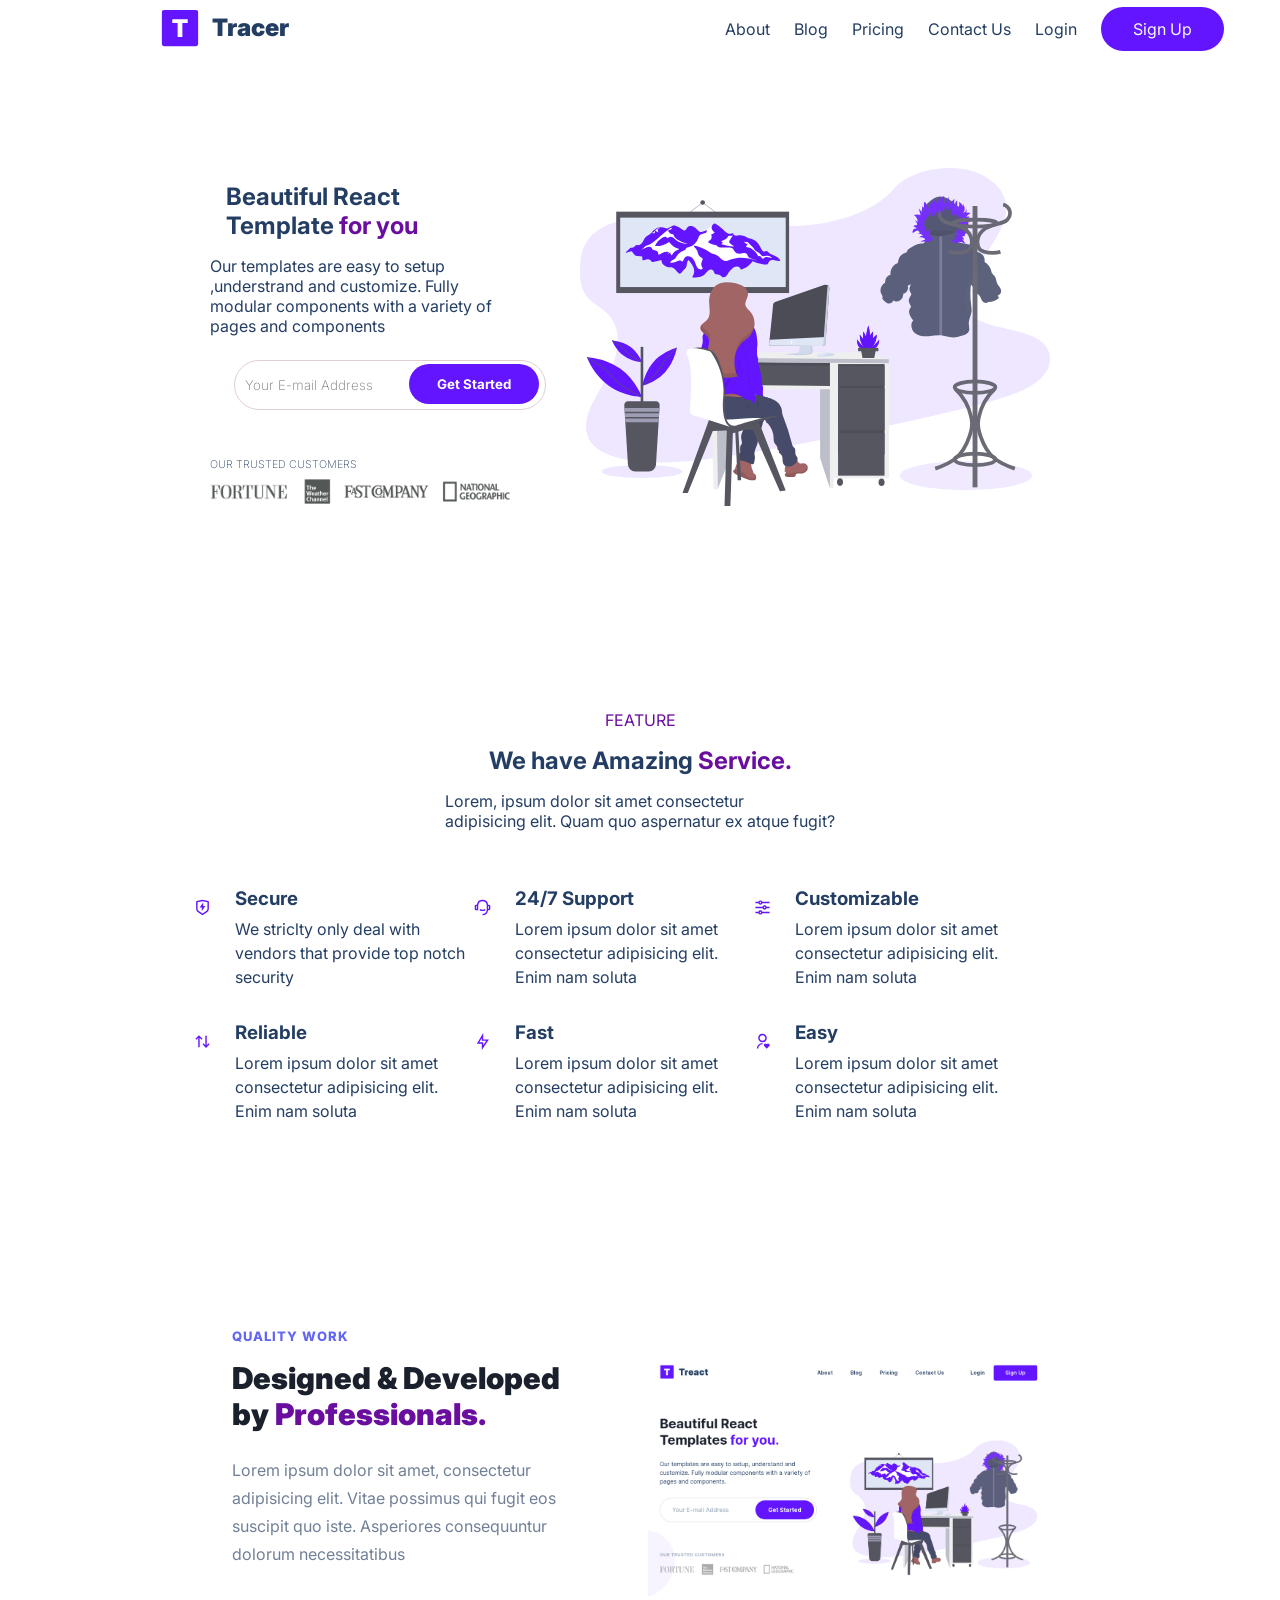
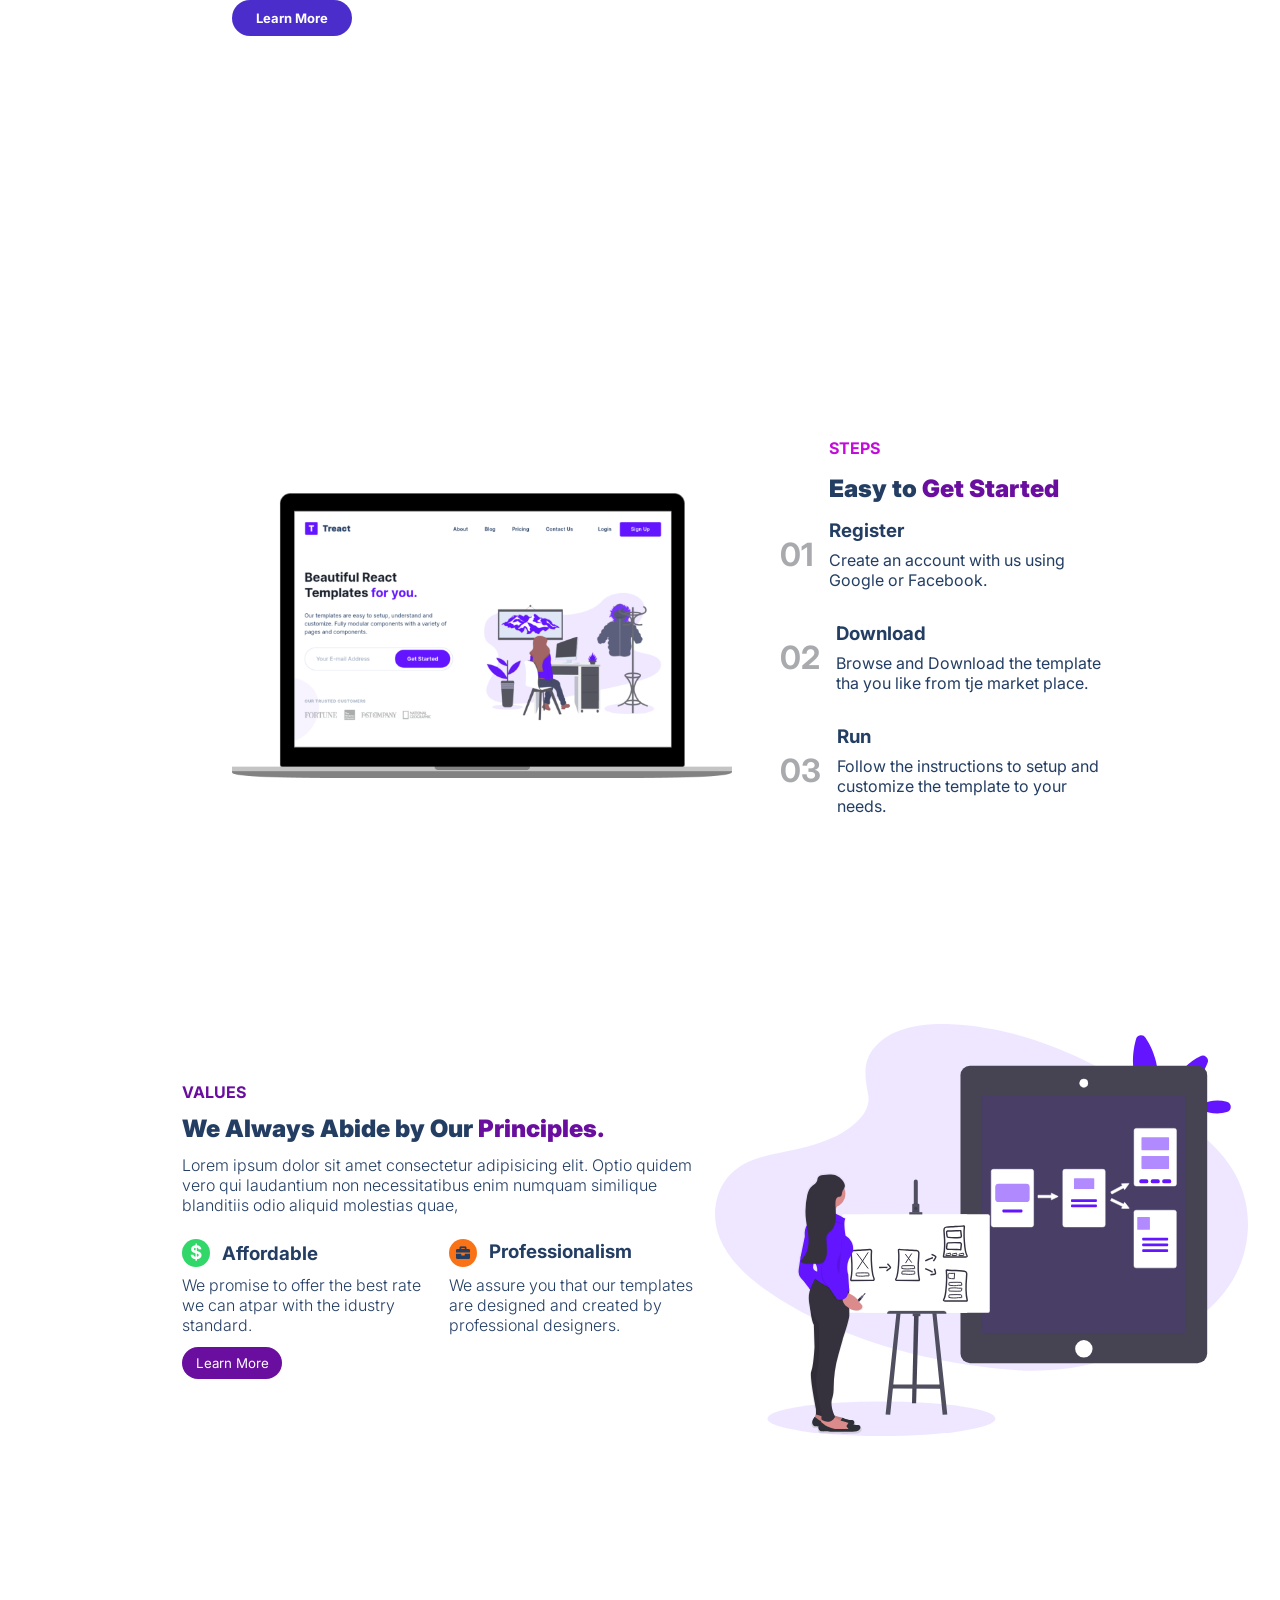
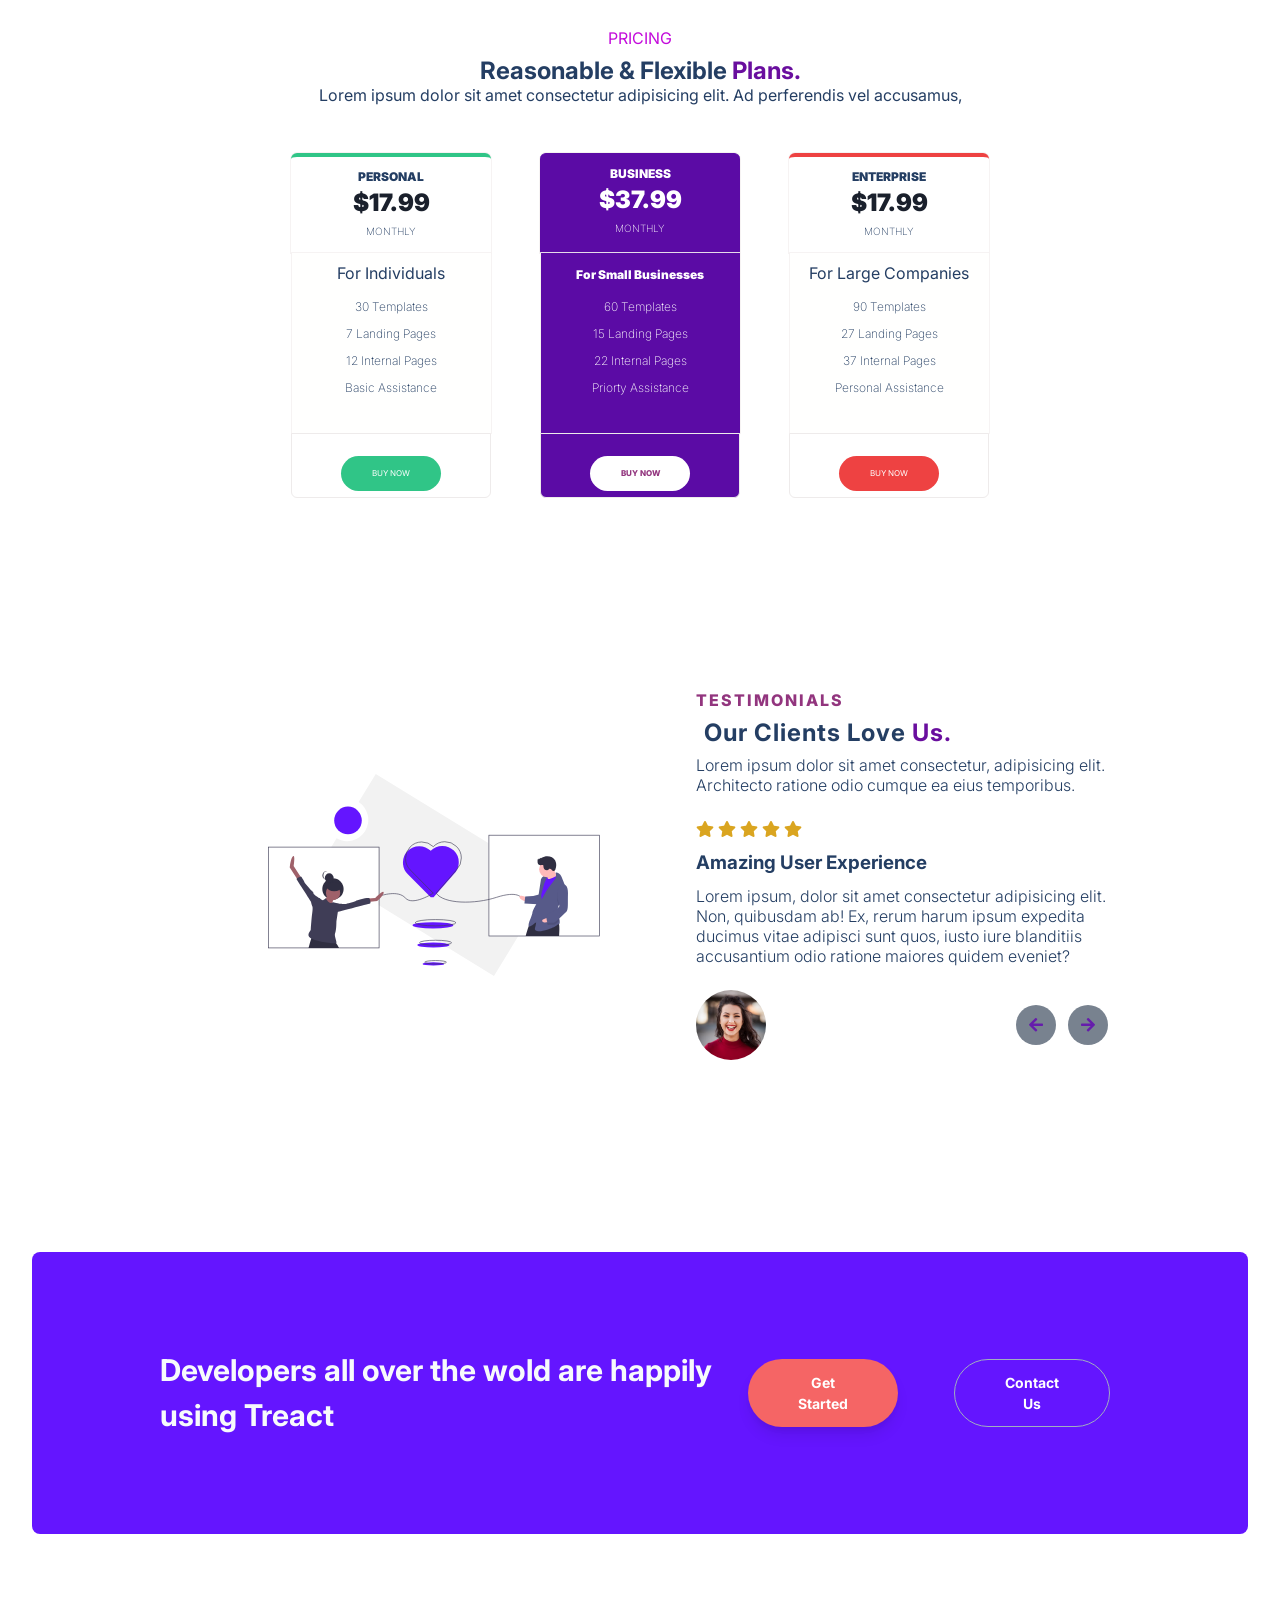
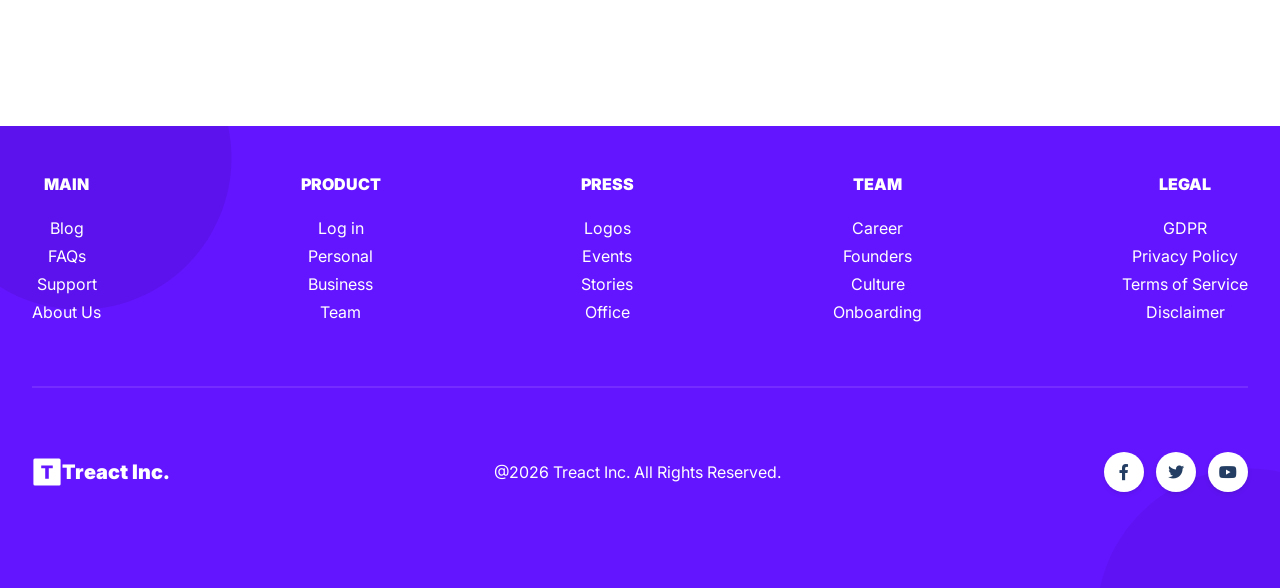
<file: treact-final-project/index.html>
<!DOCTYPE html>
<html lang="en">

<head>
    <meta charset="UTF-8">
    <meta http-equiv="X-UA-Compatible" content="IE=edge">
    <meta name="viewport" content="width=device-width, initial-scale=1.0">
    <title>Document</title>
    <link rel="stylesheet" href="style.css">
    <link rel="stylesheet" href="https://pro.fontawesome.com/releases/v5.10.0/css/all.css"
        integrity="sha384-AYmEC3Yw5cVb3ZcuHtOA93w35dYTsvhLPVnYs9eStHfGJvOvKxVfELGroGkvsg+p" crossorigin="anonymous" />
    <script src="script.js"></script>
</head>

<body>
    <section id="landing">
        <nav>
            <div class="row nav__row">
                <div class="nav__logo">
                <img  src="./assets/logo.2c489fc453a1783cbadacf914efa3df6.svg" alt="">
               <div class="nav__logo--title">Tracer</div> 
                </div>
                <div class="nav__links">
                <ul>
                   <li><a class="link">About</a></li> 
                    <li><a class="link">Blog</a></li>
                   <li> <a class="link">Pricing</a></li>
                    <li><a class="link">Contact Us</a></li>
                   <li><a class="link">Login</a></li> 
                   <li><a class="link modal__link--primary">Sign Up</a></li> 
                </ul>
                </div>
                <button class="btn__menu" onclick="openMenu()">
                    <svg xmlns="http://www.w3.org/2000/svg" width="24" height="24" viewBox="0 0 24 24" fill="none"
                        stroke="currentColor" stroke-width="2" stroke-linecap="round" stroke-linejoin="round"
                        class="btn__menu--svg">
                        <line x1="3" y1="12" x2="21" y2="12"></line>
                        <line x1="3" y1="6" x2="21" y2="6"></line>
                        <line x1="3" y1="18" x2="21" y2="18"></line>
                    </svg>
                </button>
            </div>    
            
        </nav>
        <div class="modal">
            <button class="btn__menu btn__menu--close" onclick="closeMenu()">
                <svg xmlns="http://www.w3.org/2000/svg" width="24" height="24" viewBox="0 0 24 24" fill="none"
                    stroke="currentColor" stroke-width="2" stroke-linecap="round" stroke-linejoin="round"
                    class="light___StyledCloseIcon-lj69nl-14 fASujC">
                    <line x1="18" y1="6" x2="6" y2="18"></line>
                    <line x1="6" y1="6" x2="18" y2="18"></line>
                </svg>
            </button>
            <div class="modal__links">
                <a class="modal__link">About</a>
                <a class="modal__link">Blog</a>
                <a class="modal__link">Pricing</a>
                <a class="modal__link">Contact Us</a>
                <a class="modal__link">Login</a>
                <a class="modal__link modal__link--primary">Sign Up</a>
            </div>
        </div>
    </section>
    <section id="header">
        <header>
            <div class="container">
                <div class="row">
                   <div class="headers">
                        <div class="header__title">
                            <h1 class="Hero__header">Beautiful React 
                            Template <span class="purple">for you</span></h1>
                            <p class="header__para">Our templates are easy to setup
                                ,understrand and customize.
                                Fully modular components with 
                                a variety of pages and components
                            </p>
                            
                            <div class="group__form">

                           
                            <input class="header__input " type="email" placeholder="Your E-mail Address">
                            <button class="hero__btn">Get Started</button>
                            </div>
                        
                        <div class="hero__footer">
                            <h6 class="hero__footer--para">OUR TRUSTED CUSTOMERS</h6>
                            <img src="./assets/customers-logo-strip.680ac7c2e8ae28161d2c.png" alt="">
                        </div>
                        </div>
                        <div class="hero__img">
                            <img src="./assets/design-illustration-2.6da6a00b20c07c4a9b65d1870679e1b8.svg" alt="">
                        </div>
                    </div>
            </div>
        </header>
   </section>
    <main>
        <section id="features">
            <div class="container">
                <div class="row__narrow">
                    <div class="feature__header">
                        <p><span class="purple">FEATURE</span> </p>

                        <h1 class="feature__title">
                             We have Amazing <span class="purple">Service.</span> 
                        </h1>
                        <p class="feature__para">Lorem, ipsum dolor sit amet consectetur <br> adipisicing elit. Quam quo aspernatur ex atque fugit? </p>
                    </div>
                    <div class="features">
                        
                        <div class="feature">
                            <div class="icon__wraper">
                                <img src="./assets/shield-icon.daefe14b320b14fbd9cbd18908ac93ec.svg" alt="" class="icon">
                            </div>
                            <div class="text__wraper">
                                 <h3>Secure</h3>
                                  <p>We striclty only deal with vendors that provide top notch security</p>
                            </div>
                                
                            
                        </div>
                        <div class="feature">
                            <div class="icon__wraper">
                                <img src="./assets/support-icon.f9253ffa8cb6ffde5bbaa05eb5136375.svg">
                            </div>
                            <div class="text__wraper">
                                 <h3>24/7 Support</h3>
                                  <p>Lorem ipsum dolor sit amet consectetur adipisicing elit. Enim nam soluta </p>
                            </div>
                                
                            
                        </div>
                        <div class="feature">
                            <div class="icon__wraper">
                                <img src="./assets/customize-icon.367468c90fd796009b97fbfba67b2c6a.svg">
                            </div>
                            <div class="text__wraper">
                               <h3>Customizable</h3>
                            <p>Lorem ipsum dolor sit amet consectetur adipisicing elit. Enim nam soluta </p>
                            </div>
                           
                            
                        </div>
                        <div class="feature">
                            <div class="icon__wraper">
                                <img src="./assets/reliable-icon.1367510a8f0a1bec76dc425d25f92f43.svg">
                            </div>
                            <div class="text__wraper">
                               <h3>Reliable</h3>
                            <p>Lorem ipsum dolor sit amet consectetur adipisicing elit. Enim nam soluta </p>
                            </div>
                            
                            
                        </div>
                        <div class="feature">
                            <div class="icon__wraper">
                                 <img src="./assets/fast-icon.dbb971a73d4805d2fc3bcdacdb55beba.svg">
                            </div>
                           <div class="text__wraper">
                               <h3>Fast</h3>
                            <p>Lorem ipsum dolor sit amet consectetur adipisicing elit. Enim nam soluta </p>
                           </div>
                     </div>
                        <div class="feature">
                            <div class="icon__wraper">
                                  <img src="./assets/simple-icon.673b7e1750b2a4ef32907fc164828d00.svg">
                            </div>
                           <div class="text__wraper">
                                <h3>Easy</h3>
                            <p>Lorem ipsum dolor sit amet consectetur adipisicing elit. Enim nam soluta </p>
                           </div>
                           
                            
                        </div>
                    </div>
                </div>
            </div>
        </section>
        <section id="quality">
            <div class="container">
                <div class="row">
                <div class="qualities">
                <div class="column__left">
                    <span class="badge">QUALITY WORK</span>
                    <h1 class="main__title">Designed & Developed by <span class="purple">Professionals.</span></h1>
                    <p class="quality__para">
                        Lorem ipsum dolor sit amet, consectetur adipisicing elit. Vitae possimus qui fugit eos suscipit quo iste. Asperiores consequuntur dolorum necessitatibus 
                    </p>
                    <button class="qlty__btn">Learn More</button>
                </div>

                <div class="column__right">
                    <img src="./assets/hero-screenshot-1.40a097b525c2f8c9808e.png" alt="">
                </div>
                </div>
                </div>
            </div>
        </section>
        <section id="steps">
            <div class="container">
                <div class="row">
                    <div class="steps">
                     <div class="step">
                        <img src="./assets/hero-screenshot-2.241aac1fbc66db29d873.png" alt="">
                     </div>
                       <div class="step__lists">
                    
                     <div class="step__title">
                         <span class="step__intro">STEPS</span>
                        <h1>Easy to <span class="purple">Get Started</span></h1>
                    </div>
                    <div class="step__list">
                   <div class="step__order">01</div>
                    <div class="step__content">
                        <h3>Register</h3>
                         <p>Create an account with us using Google or Facebook.</p>
                    </div>
                    </div>
                    <div class="step__list">
                   <div class="step__order">02</div>
                    <div class="step__content">
                        <h3>Download</h3>
                         <p>Browse and Download the template tha you like from tje market place.</p>
                    </div>
                    </div>
                    <div class="step__list">
                   <div class="step__order">03</div>
                    <div class="step__content">
                        <h3>Run</h3>
                        <p>Follow the instructions to setup and customize the template to your needs.</p>
                    </div>
                    </div>
                       </div>
                </div>
                </div>
            </div>
        </section>
        <section id="values">
            <div class="container">
                <div class="row">
                    <div class="values">
                        <div class="value__content">
                            <span class="value__intro">
                                VALUES
                            </span>
                            <h1 class="value__title">
                                We Always Abide by Our <span class="purple">Principles.</span>
                            </h1>
                            <p>Lorem ipsum dolor sit amet consectetur adipisicing elit. Optio quidem vero qui laudantium non necessitatibus enim numquam similique blanditiis odio aliquid molestias quae,</p>
                            <div class="affordprof">
                            <div class="Afordable__type">
                                <h3><span class="iconss">$</span> Affordable</h3>
                                <p>We promise to offer the best rate we can atpar with the idustry standard.</p>
                            </div>
                            <div class="Afordable__type">
                              <h3><span class="iconbrif"><i class="fas fa-briefcase fa-xs"></i></span> Professionalism</h3>
                                <p>We assure you that our templates are designed and created by professional designers.</p> 
                            </div>
                            </div>
                           <div class="value__btn">
                            <button class="btn__values">Learn More</button>
                           </div>
                        </div>
                        <div class="value__img">
                            <img src="./assets/prototype-illustration.21bc4b3f612a2f257c3d361067582485.svg" alt="">
                        </div>
                    </div>
                </div>
            </div>
        </section>
        <section id="pricing">
            <div class="container">
                <div class="row">
                   
                        <div class="price__content">
                        <span class="price__intro">PRICING</span>
                        <h1 class="price__title">
                            Reasonable & Flexible <span class="purple">Plans.</span>
                        </h1>
                        <p class="price__para">
                            Lorem ipsum dolor sit amet consectetur adipisicing elit. Ad perferendis vel accusamus, 
                        </p>
                        </div>
                        <div class="plans">
                            <div class="plan">
                            <div class="personal">
                                <div class="prsonal__type">PERSONAL</div>
                                <div class="price">$17.99</div>
                                <div class="month">MONTHLY</div>
                                </div>
                                <div class="idividual"><span class="ind__title">For Individuals</span>
                            <ul>
                                <li>30 Templates</li>
                                <li>7 Landing Pages</li>
                                <li>12 Internal Pages</li>
                                <li>Basic Assistance</li>
                            </ul>  
                            </div>
                            <div class="buy__btn ">
                                <button class="buy__now--btn">BUY NOW</button>
                            </div>   
                         
                        </div>
                        
                            <div class="plan">
                            <div class="personal business--plan">
                                <div class="prsonal__type"><span class="business__lists">BUSINESS</span></div>
                                <div class="price"><span class="business__lists">$37.99</span> </div>
                                <div class="month"><span class="business__lists">MONTHLY</span></div>
                                </div>
                                <div class="idividual for__business "> <span class="indv__title">For Small Businesses</span> 
                            <ul>
                                <li>60 Templates</li>
                                <li>15 Landing Pages</li>
                                <li>22 Internal Pages</li>
                                <li>Priorty Assistance</li>
                            </ul>  
                            </div>  
                            <div class="buy__btn btn__buy">
                                <button class="buy__now--btn business__btn">BUY NOW</button>
                            </div> 
                         
                        </div>
                        
                            <div class="plan">
                            <div class="personal enterprise--plan">
                                <div class="prsonal__type">ENTERPRISE</div>
                                <div class="price">$17.99</div>
                                <div class="month">MONTHLY</div>
                                </div>
                                <div class="idividual"><span class="indv__titl">For Large Companies</span>
                            <ul>
                                <li>90 Templates</li>
                                <li>27 Landing Pages</li>
                                <li>37 Internal Pages</li>
                                <li>Personal Assistance</li>
                            </ul>   
                            </div>
                            <div class="buy__btn">
                                <button class="buy__now--btn btn__iter--buy">BUY NOW</button>
                            </div>  
                         
                        </div>
                        
                        </div>
                     
                </div>
            </div>
        </section>
        <section id="testimonials">
            <div class="container">
                <div class="row">
                    <div class="testimoniss">
                        <div class="testimoni">
                            <div class="testi__img--wraper">
                            <img src="./assets/love-illustration.c759090fa833369ad6ffb6eb19cacb3e.svg" alt="">
                        </div>
                        <div class="user__love">
                            <div class="client__love">
                            <span class="testo__padge">TESTIMONIALS</span>
                            <h1 class="testi__header">Our Clients Love <span class="purple">Us.</span></h1>
                            <p>Lorem ipsum dolor sit amet consectetur, adipisicing elit. Architecto ratione odio cumque ea eius temporibus.</p>
                            <div class="ratings">
                                <i class="fas fa-star"></i>
                                <i class="fas fa-star"></i>
                                <i class="fas fa-star"></i>
                                <i class="fas fa-star"></i>
                                <i class="fas fa-star"></i>
                            </div>
                            <div class="user__exper">
                                <h3>Amazing User Experience</h3>
                                <p>Lorem ipsum, dolor sit amet consectetur adipisicing elit. Non, quibusdam ab! Ex, rerum harum ipsum expedita ducimus vitae adipisci sunt quos, iusto iure blanditiis accusantium odio ratione maiores quidem eveniet?</p>
                            </div>
                            <div class="user__frofile">
                                <img src="./assets/photo-1494790108377-be9c29b29330.avif" alt="">

                            <div class="profile__icon">
                                    <i class="fas fa-arrow-left"></i>
                                    <i class="fas fa-arrow-right"></i>
                                   
                                </div>
                            </div>
                        </div>
                        </div>
                        </div>
                    </div>
                </div>
            </div>
        </section>
        <section id="start">
            <div class="container">
                <div class="row">
                    <div class="action__container">
                        <div class="start__row">

                        
                       <div class="start__title">
                            Developers all over the wold are happily using Treact 
                     </div>
                        
                    <div class="start__buttons">
                        <button class="start__button btn">Get Started</button>
                        <button class="start__button btn">Contact Us</button>
                    </div>
                </div>
                    </div>
                </div>
            </div>
        </section>
    </main>
    <footer>
          <svg viewBox="0 0 600 600" class="Footer__blob--1">
        <g transform="translate(300,300)">
            <path d="M153.6,-239C199.1,-209.8,236,-167.2,258.4,-118C280.9,-68.9,288.9,-13.1,281.2,40.4C273.5,93.9,250.1,145.2,214.7,186.1C179.3,226.9,131.9,257.4,80,272.6C28,287.8,-28.2,287.8,-80,272.6C-131.9,257.4,-179.3,226.9,-214.7,186.1C-250.1,145.2,-273.5,93.9,-281.2,40.4C-288.9,-13.1,-280.9,-68.9,-258.4,-118C-236,-167.2,-199.1,-209.8,-153.6,-239C-108.1,-268.3,-54.1,-284.1,0,-284.1C54.1,-284.1,108.1,-268.3,153.6,-239Z" fill="rgba(80,17,204, 0.7)"></path>
        </g>
    </svg>
    
    <!-- Second Background Blob (Adjusted opacity to create depth) -->
    <svg viewBox="0 0 600 600" class="Footer__blob--2">
        <g transform="translate(300,300)">
            <path d="M153.6,-239C199.1,-209.8,236,-167.2,258.4,-118C280.9,-68.9,288.9,-13.1,281.2,40.4C273.5,93.9,250.1,145.2,214.7,186.1C179.3,226.9,131.9,257.4,80,272.6C28,287.8,-28.2,287.8,-80,272.6C-131.9,257.4,-179.3,226.9,-214.7,186.1C-250.1,145.2,-273.5,93.9,-281.2,40.4C-288.9,-13.1,-280.9,-68.9,-258.4,-118C-236,-167.2,-199.1,-209.8,-153.6,-239C-108.1,-268.3,-54.1,-284.1,0,-284.1C54.1,-284.1,108.1,-268.3,153.6,-239Z" fill="rgba(80,17,204, 0.4)"></path>
        </g>
    </svg>

        
        <div class="row footer__row">
            <div class="footer__columns">
            <div class="footer__column">
              <div class="footer__title">MAIN</div>
              <a class="footer__column--link" href="">Blog</a>
              <a class="footer__column--link" href="">FAQs</a>
              <a class="footer__column--link" href="">Support</a>
              <a class="footer__column--link" href="">About Us</a>
                </div>
            <div class="footer__column">
              <div class="footer__title">PRODUCT</div>
              <a class="footer__column--link" href="">Log in</a>
              <a class="footer__column--link" href="">Personal</a>
              <a class="footer__column--link" href="">Business</a>
              <a class="footer__column--link" href="">Team</a>
                </div>
            <div class="footer__column">
              <div class="footer__title">PRESS</div>
              <a class="footer__column--link" href="">Logos</a>
              <a class="footer__column--link" href="">Events</a>
              <a class="footer__column--link" href="">Stories</a>
              <a class="footer__column--link" href="">Office</a>
                </div>
            <div class="footer__column">
              <div class="footer__title">TEAM</div>
              <a class="footer__column--link" href="">Career</a>
              <a class="footer__column--link" href="">Founders</a>
              <a class="footer__column--link" href="">Culture</a>
              <a class="footer__column--link" href="">Onboarding</a>
                </div>
            <div class="footer__column">
              <div class="footer__title">LEGAL</div>
              <a class="footer__column--link" href="">GDPR</a>
              <a class="footer__column--link" href="">Privacy Policy</a>
              <a class="footer__column--link" href="">Terms of Service </a>
              <a class="footer__column--link" href="">Disclaimer</a>
                </div>
            </div>
         <div class="footer__divider"></div>

         <div class="footer__bottom">
            <div class="footer__logo">
                <img src="./assets/logo-light.d9a5d1b5be5ea077b26864fdfc2e96a4.svg" alt="">
                <h5 class="footer__logo--text">Treact Inc.</ h5>
            </div>
            <div class="footer__copyright">
                @2026 Treact Inc. All Rights Reserved.
            </div>
            <div class="footer__social">
                <a href="#" class="social-icon-circle facebook" aria-label="Facebook">
      <i class="fab fa-facebook-f"></i>
    </a>
    <a href="#" class="social-icon-circle twitter" aria-label="Twitter / X">
      <i class="fab fa-twitter"></i>
    </a>
    <a href="#" class="social-icon-circle youtube" aria-label="YouTube">
      <i class="fab fa-youtube"></i>
    </a>
            </div>
         </div>

        </div>
    </footer>
</body>

</html>
</file>
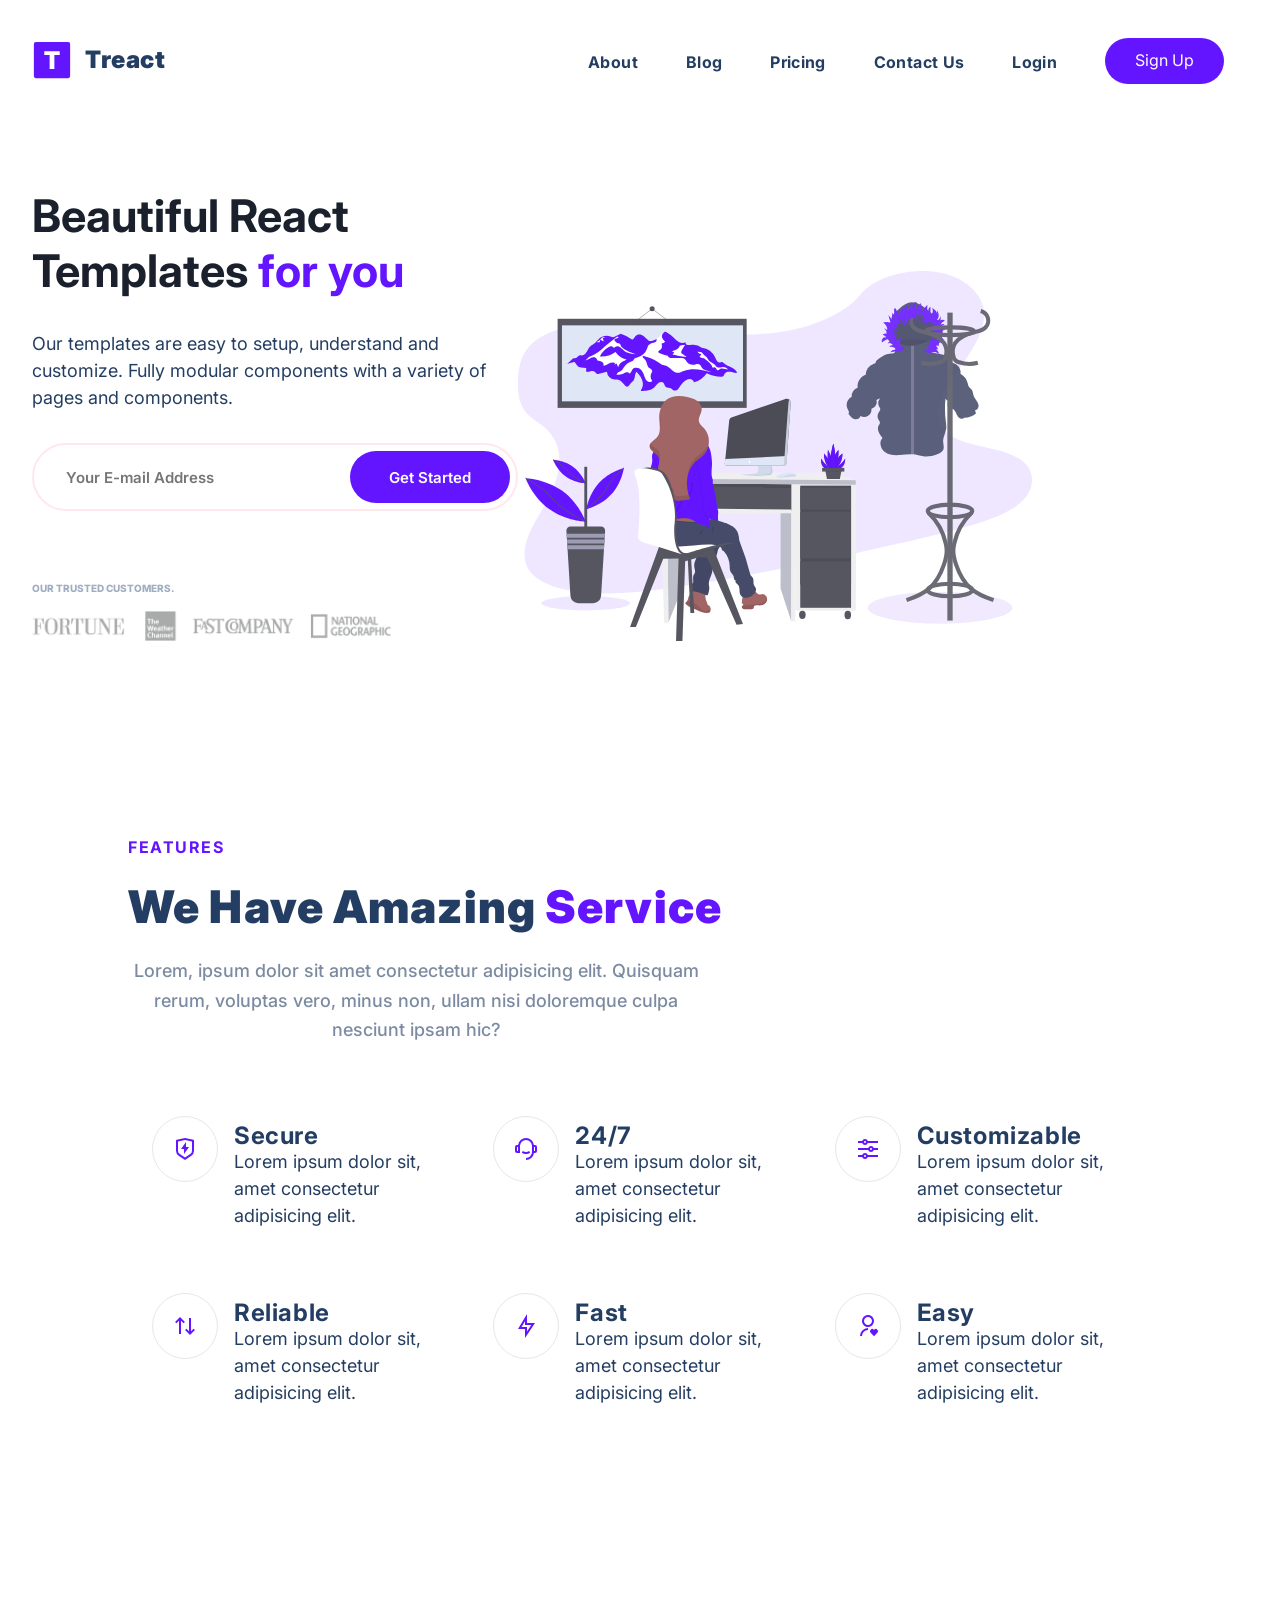
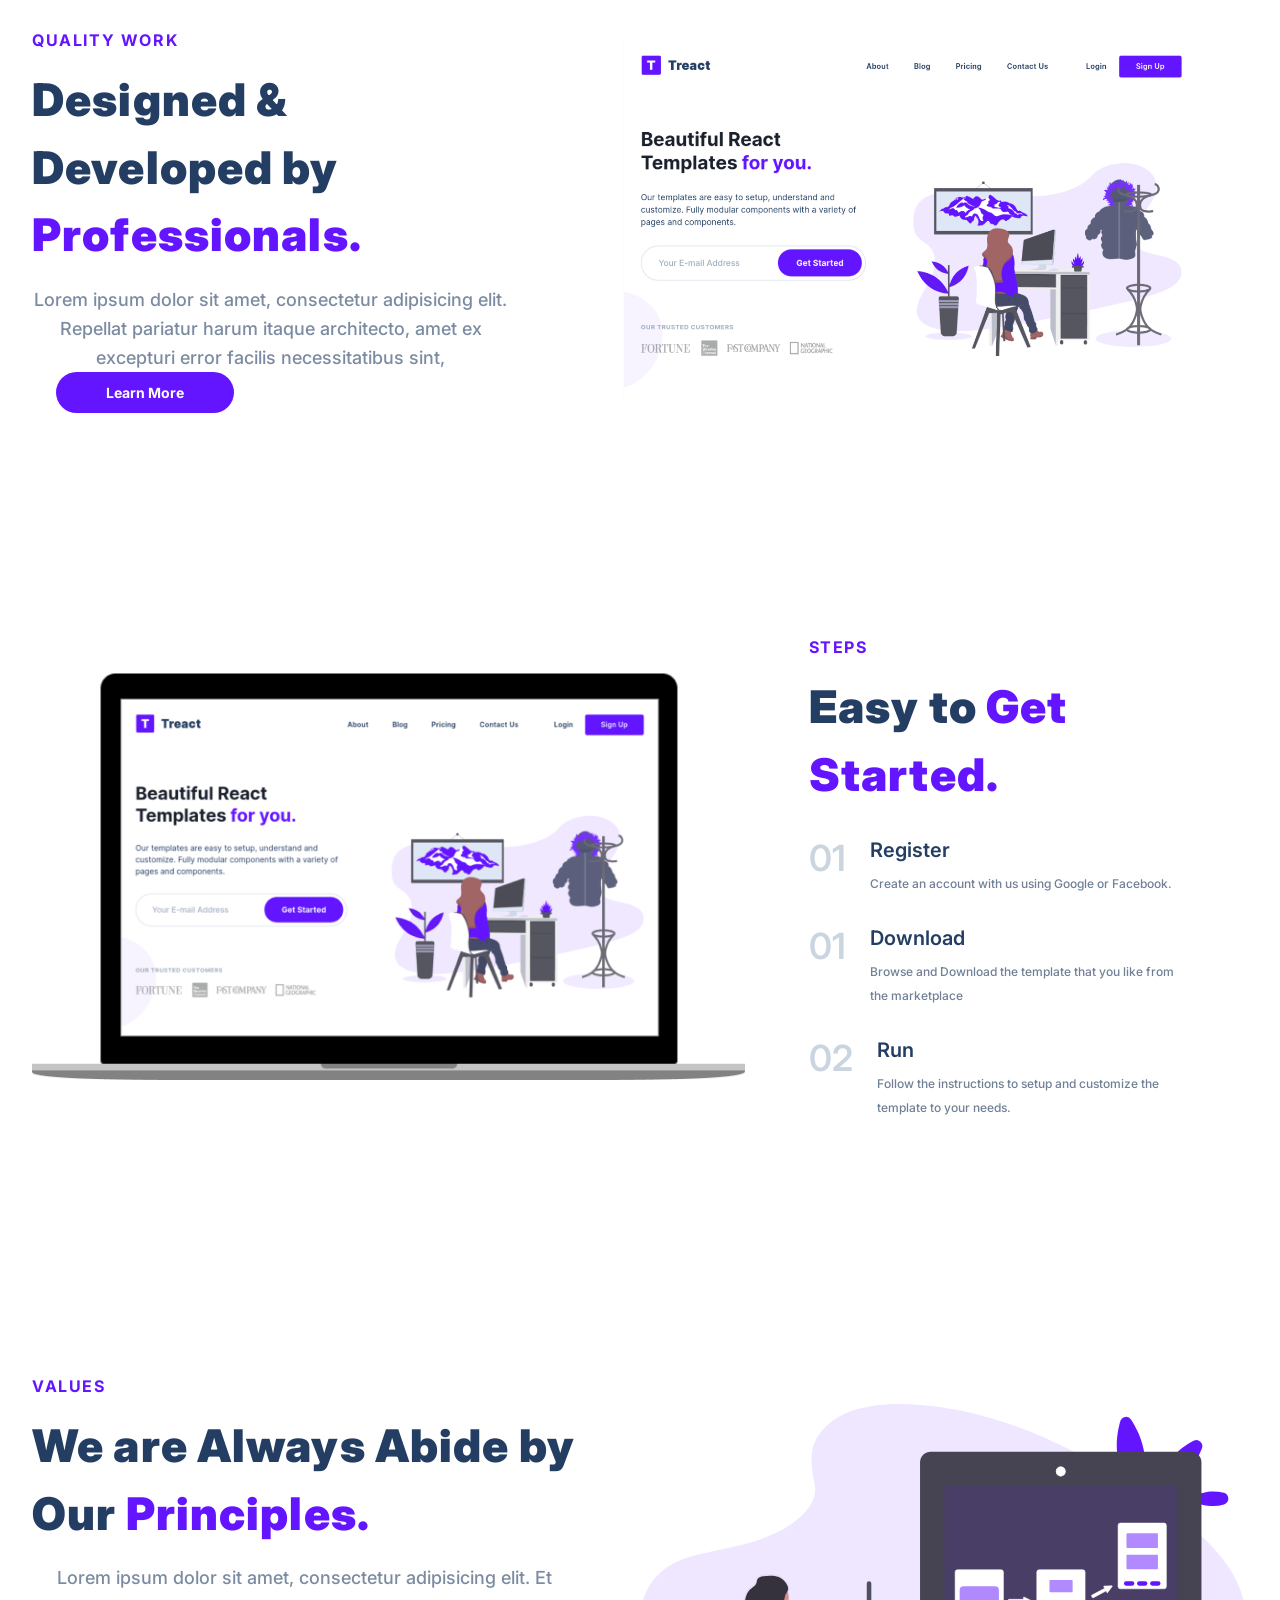
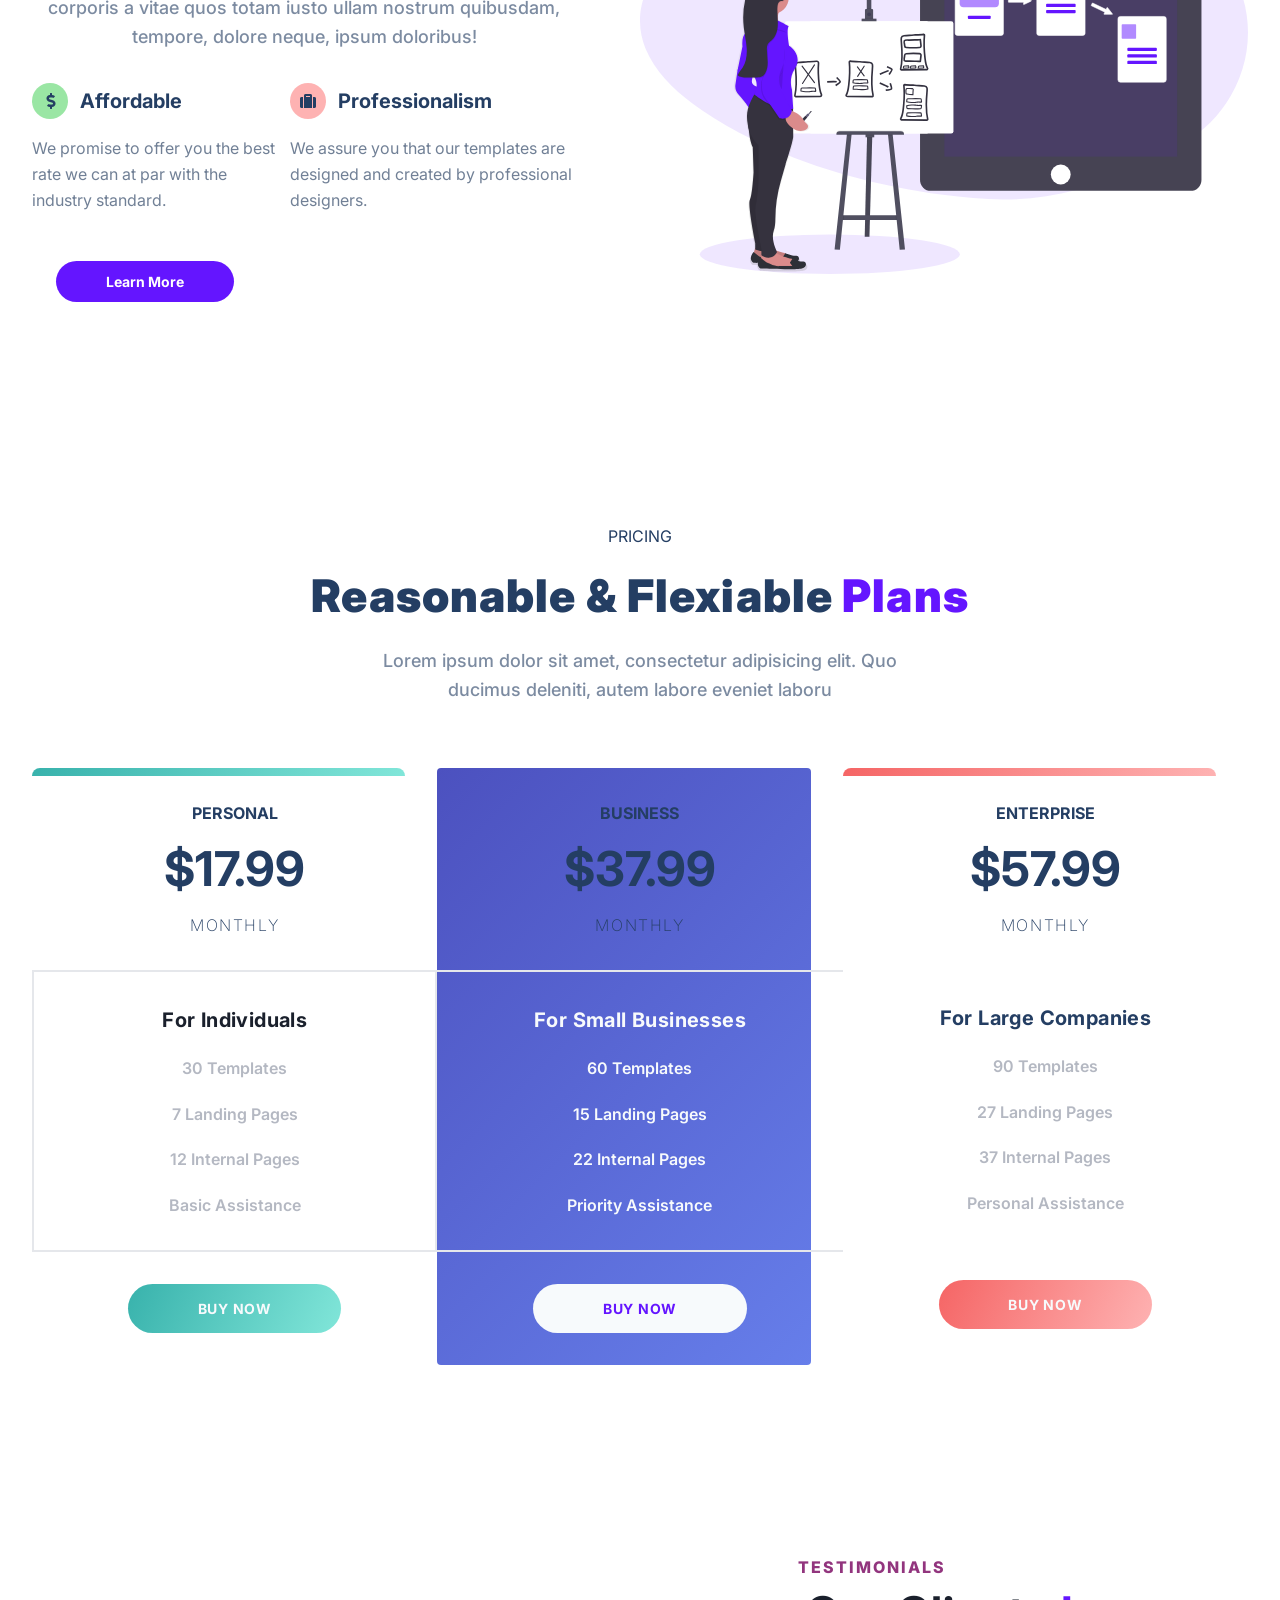
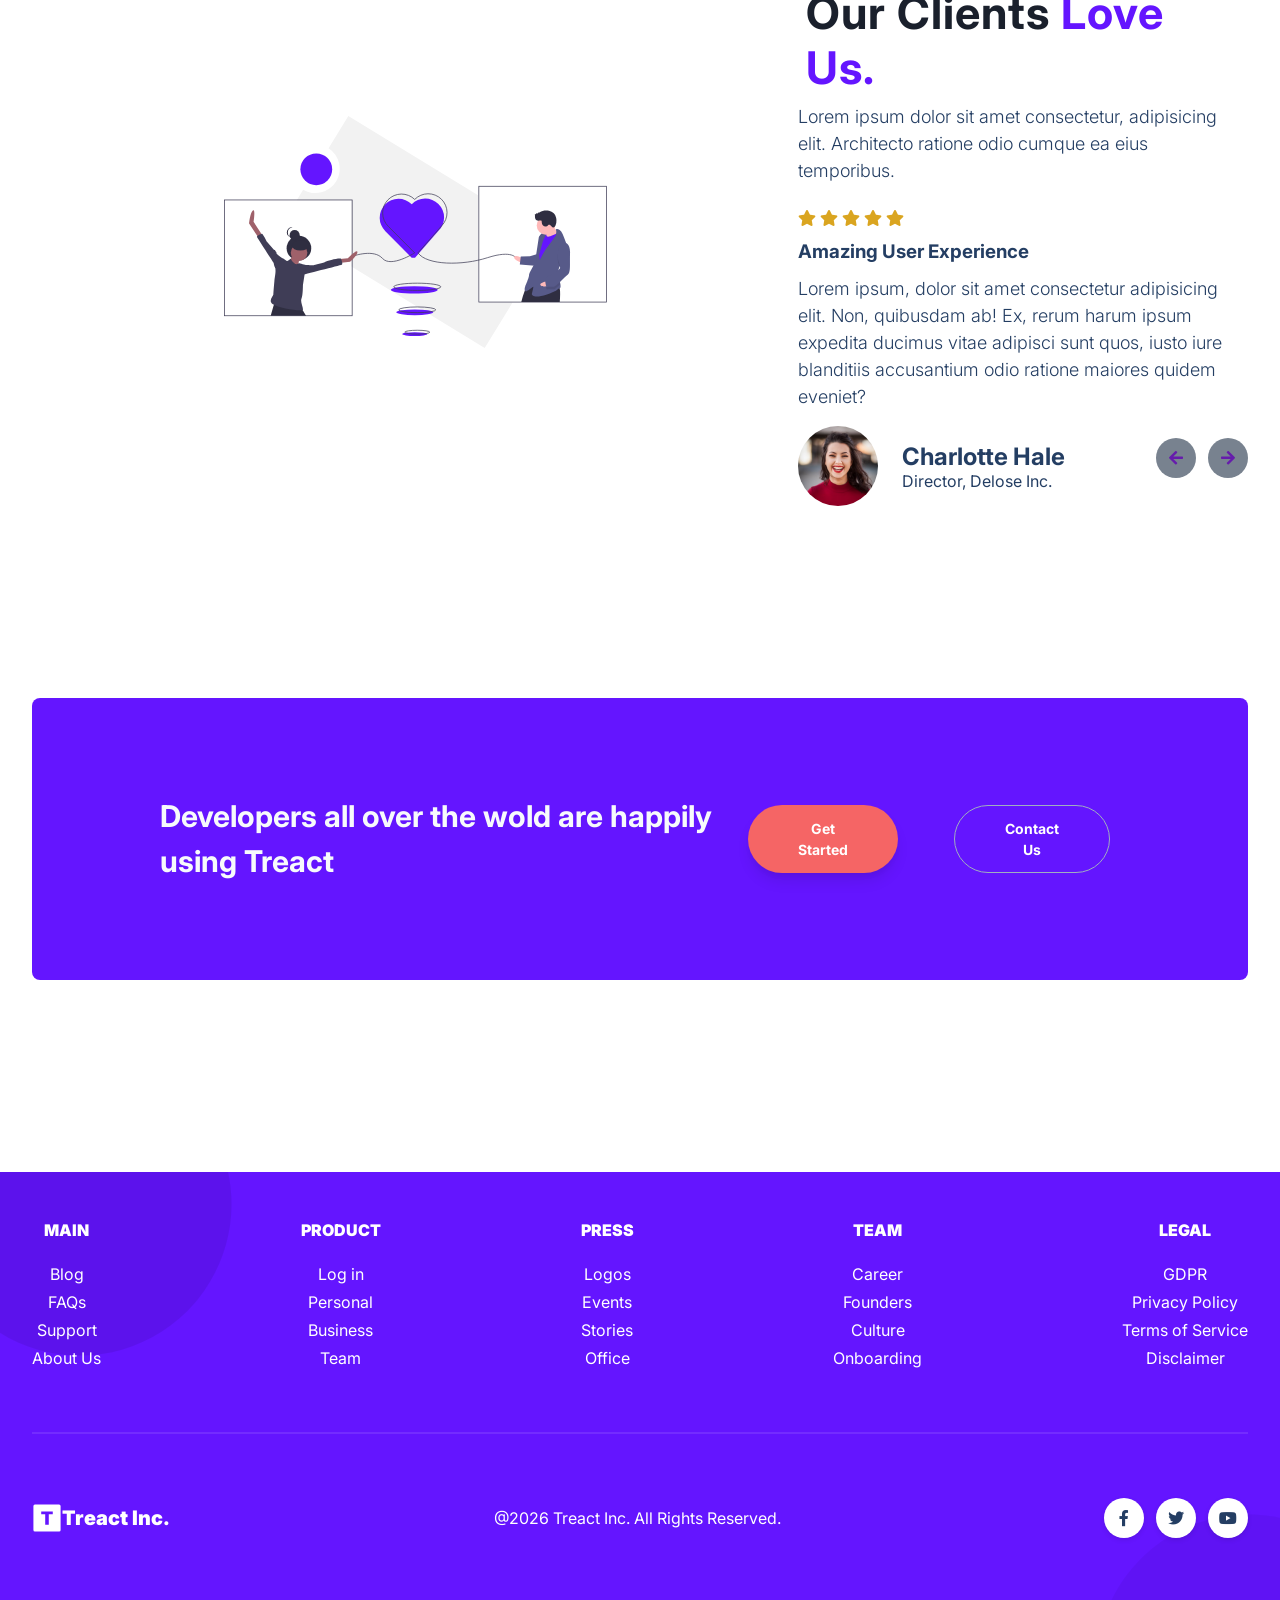
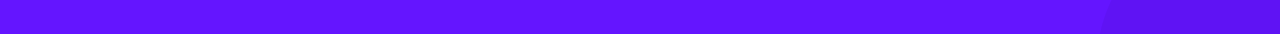
<file: treact2-final-project/index.html>
<!DOCTYPE html>
<html lang="en">

<head>
    <meta charset="UTF-8">
    <meta http-equiv="X-UA-Compatible" content="IE=edge">
    <meta name="viewport" content="width=device-width, initial-scale=1.0">
    <title>Document</title>
    <link rel="stylesheet" href="style.css">
    <link rel="stylesheet" href="https://pro.fontawesome.com/releases/v5.10.0/css/all.css"
        integrity="sha384-AYmEC3Yw5cVb3ZcuHtOA93w35dYTsvhLPVnYs9eStHfGJvOvKxVfELGroGkvsg+p" crossorigin="anonymous" />
    <script src="script.js"></script>
</head>

<body>
    <section id="landing">
        <nav>
            <div class="row nav__row">
                <div class="nav__logo">
                <img src="./assets/logo.2c489fc453a1783cbadacf914efa3df6.svg" alt="">
                <div class="nav__logo--title">Treact</div>
                </div>
                
                <div class="nav__links">
                    <a href="#" class="nav__link">About</a>
                    <a href="#" class="nav__link">Blog</a>
                    <a href="#" class="nav__link">Pricing</a>
                    <a href="#" class="nav__link">Contact Us</a>
                    <a href="#" class="nav__link">Login</a>
                    <a href="#" class="nav__link__--primary">Sign Up</a>
                </div>
                <button class="btn__menu" onclick="openMenu()">
                    <svg xmlns="http://www.w3.org/2000/svg" width="24" height="24" viewBox="0 0 24 24" fill="none"
                        stroke="currentColor" stroke-width="2" stroke-linecap="round" stroke-linejoin="round"
                        class="btn__menu--svg">
                        <line x1="3" y1="12" x2="21" y2="12"></line>
                        <line x1="3" y1="6" x2="21" y2="6"></line>
                        <line x1="3" y1="18" x2="21" y2="18"></line>
                    </svg>
                </button>
            </div>
        </nav>
        <div class="modal">
            <button class="btn__menu btn__menu--close" onclick="closeMenu()">
                <svg xmlns="http://www.w3.org/2000/svg" width="24" height="24" viewBox="0 0 24 24" fill="none"
                    stroke="currentColor" stroke-width="2" stroke-linecap="round" stroke-linejoin="round"
                    class="light___StyledCloseIcon-lj69nl-14 fASujC">
                    <line x1="18" y1="6" x2="6" y2="18"></line>
                    <line x1="6" y1="6" x2="18" y2="18"></line>
                </svg>
            </button>
            <div class="modal__links">
                <a class="modal__link">About</a>
                <a class="modal__link">Blog</a>
                <a class="modal__link">Pricing</a>
                <a class="modal__link">Contact Us</a>
                <a class="modal__link">Login</a>
                <a class="modal__link modal__link--primary">Sign Up</a>
            </div>
        </div>
        <header>
            <div class="container">
                <div class="row">
                    <div class="header__description">
                        <h1>Beautiful React Templates <span class="purple">for you</span></h1>
                        <p class="header__description__para">
                            Our templates are easy to setup, understand and customize. Fully modular components with a variety of 
                            pages and components.
                        </p>
                        <div class="header__email">
                            <input type="text" class="header__email--input" 
                            placeholder="Your E-mail Address">
                            <button class="header__email--btn">Get Started</button>
                        </div>
                        <p class="header__customer__title">
                            OUR TRUSTED CUSTOMERS.
                        </p>
                        <img src="./assets/customers-logo-strip.680ac7c2e8ae28161d2c.png" alt="" class="header__customer">
                    </div>
                    <figure class="header__img--wrapper">
                       <img src="./assets/design-illustration-2.6da6a00b20c07c4a9b65d1870679e1b8.svg" alt="" class="header__img">
                    </figure>
            </div>
        </header>
    </section>
    <main>
        <section id="feature">
            <div class="container">
                <div class="row__narrow">
                    <h3 class="section__tag">FEATURES</h3>
                    <h2 class="section__title">We Have Amazing 
                        <span class="purple">Service</span></h2>
                       
                        <div class="section__para">
                            Lorem, ipsum dolor sit amet consectetur adipisicing elit. Quisquam rerum, voluptas vero, minus non, ullam nisi doloremque culpa nesciunt ipsam hic? 
                        </div>
                        <div class="features">
                            <div class="feature">
                            <div class="feature__row">
                               <figure class="feature__img--wrapper">
                                <img src="./assets/shield-icon.daefe14b320b14fbd9cbd18908ac93ec.svg" alt="" class="feature__img">
                               </figure>
                               <div class="feature__text">
                                <h2 class="feature__title">Secure</h2>
                                <p class="feature__para">Lorem ipsum dolor sit, amet consectetur adipisicing elit.</p>
                               </div>
                             </div>
                             </div>
                             <div class="feature">
                            <div class="feature__row">
                               <figure class="feature__img--wrapper">
                                <img src="./assets/support-icon.f9253ffa8cb6ffde5bbaa05eb5136375.svg" alt="" class="feature__img">
                               </figure>
                               <div class="feature__text">
                                <h2 class="feature__title">24/7</h2>
                                <p class="feature__para">Lorem ipsum dolor sit, amet consectetur adipisicing elit.</p>
                               </div>
                             </div>
                             </div>
                        <div class="feature">
                            
                            <div class="feature__row">
                               <figure class="feature__img--wrapper">
                                <img src="./assets/customize-icon.367468c90fd796009b97fbfba67b2c6a.svg" alt=""class="feature__img" >
                               </figure>
                               <div class="feature__text">
                                <h2 class="feature__title">Customizable</h2>
                                <p class="feature__para">Lorem ipsum dolor sit, amet consectetur adipisicing elit.</p>
                               </div>
                             </div>
                        </div>
                        <div class="feature">
                            <div class="feature__row">
                               <figure class="feature__img--wrapper">
                                <img src="./assets/reliable-icon.1367510a8f0a1bec76dc425d25f92f43.svg" alt="" class="feature__img">
                               </figure>
                               <div class="feature__text">
                                <h2 class="feature__title">Reliable</h2>
                                <p class="feature__para">Lorem ipsum dolor sit, amet consectetur adipisicing elit.</p>
                               </div>
                             </div>
                             </div>

                             <div class="feature">
                            <div class="feature__row">
                               <figure class="feature__img--wrapper">
                                <img src="./assets/fast-icon.dbb971a73d4805d2fc3bcdacdb55beba.svg" alt="" class="feature__img">
                               </figure>
                               <div class="feature__text">
                                <h2 class="feature__title">Fast</h2>
                                <p class="feature__para">Lorem ipsum dolor sit, amet consectetur adipisicing elit.</p>
                               </div>
                             </div>
                             </div>
                             <div class="feature">
                            <div class="feature__row">
                               <figure class="feature__img--wrapper">
                                <img src="./assets/simple-icon.673b7e1750b2a4ef32907fc164828d00.svg" alt="" class="feature__img">
                               </figure>
                               <div class="feature__text">
                                <h2 class="feature__title">Easy</h2>
                                <p class="feature__para">Lorem ipsum dolor sit, amet consectetur adipisicing elit.</p>
                               </div>
                             </div>
                          </div>
                     
                </div>
            </div>
        </section>
        <section id="quality">
            <div class="container">
                <div class="row">
                <div class="quality__description">
                    <div class="sction__tag">QUALITY WORK</div>
                    <h2 class="section__title">Designed & Developed by <span class="purple">Professionals.</span></h2>
                    <p class="section__para">Lorem ipsum dolor sit amet, consectetur adipisicing elit. Repellat pariatur harum itaque architecto, amet ex excepturi error facilis necessitatibus sint, </p>
                    <button class="btn">Learn More</button>
                </div>
                <figure class="quality__img--wrapper">
                <img src="./assets/hero-screenshot-1.40a097b525c2f8c9808e.png" alt="" class="quality__hero">
                </figure>
                </div>
            </div>
        </section>
        <section id="steps">
            <div class="container">
                <div class="row">
                    <figure steps__img--wrapper>
                   <img src="./assets/hero-screenshot-2.241aac1fbc66db29d873.png" alt="">
                    </figure>
                    <div class="steps__description">
                        <div class="section__tag">STEPS</div>
                        <h2 class="section__title">Easy to <span class="purple">Get Started.</span></h2>
                        <div class="steps__list">
                            <div class="step">
                                <div class="step__number">01</div>
                                <div class="step__description">
                                    <div class="step__title">Register</div>
                                    <p class="step__Para">
                                       Create an account with us using Google or Facebook. 
                                    </p>
                                </div>
                            </div>
                            <div class="step">
                                <div class="step__number">01</div>
                                <div class="step__description">
                                    <div class="step__title">Download</div>
                                    <p class="step__Para">
                                     Browse and Download the template that you like from the marketplace  
                                    </p>
                                </div>
                            </div>
                            <div class="step">
                                <div class="step__number">02</div>
                                <div class="step__description">
                                    <div class="step__title">Run</div>
                                    <p class="step__Para">
                                    Follow the instructions to setup and customize the template to your needs. 
                                    </p>
                                </div>
                            </div>
                        </div>
                    </div>
                </div>
            </div>
        </section>
        <section id="values">
            <div class="container">
                <div class="row">
                      <div class="values__description">
                        <div class="section__tag">VALUES</div>
                        <h2 class="section__title">We are Always Abide by Our <span class="purple">Principles.</span></h2>
                      
                      <div class="section__para">
                        Lorem ipsum dolor sit amet, consectetur adipisicing elit. Et corporis a vitae quos totam iusto ullam nostrum quibusdam, tempore, dolore neque, ipsum doloribus!
                      </div>
                      <div class="values__list">
                        <div class="value">
                            <div class="value__title">
                             <figure class="value__img--wrapper">
                                <i class="fas fa-dollar-sign"></i>
                                </figure>
                                <div class="value__name">
                                    Affordable
                                </div>
                            </div>
                                <div class="value__para">
                                    We promise to offer you the best rate we can at par with the industry standard. 
                                </div>
                        </div>

                         <div class="value">
                        <div class="value__title">
                <figure class=" value__img--wrapper">
                                      <i class="fas fa-suitcase"></i>
                 </figure>
                                    <div class="value__name">Professionalism</div>
                         </div>
                            <div class="value__para">
                                We assure you that our templates are designed and created by professional designers.

                            </div>
                        </div>
                        </div>
                      
                
                          <button class="btn">Learn More
                           </button>
                      </div>
                        <img src="./assets/prototype-illustration.21bc4b3f612a2f257c3d361067582485.svg" alt="" class="values__img">
                    
                </div>
            </div>
        </section>
        <section id="pricing">
            <div class="container">
                <div class="row">
                     <div class="sectio__tag">PRICING</div>
                     <h2 class="section__title">
                        Reasonable & Flexiable <span class="purple">Plans</span>
                     </h2>
                     <p class="section__para">Lorem ipsum dolor sit amet, consectetur adipisicing elit. Quo ducimus deleniti, autem labore eveniet laboru

                     </p>
                     <div class="plans">
                        <div class="plan">
                            <div class="plan__header"></div>
                            <div class="plan__intro">
                                <div class="plan__name">PERSONAL</div>
                                <div class="plan__price">$17.99</div>
                                <div class="plan__duration">MONTHLY</div>
                            </div>
                            <div class="plan__body">
                                <div class="plan__customer">For Individuals</div>
                                <p class="plan__feature">30 Templates</p>
                                <p class="plan__feature">7 Landing Pages</p>
                                <p class="plan__feature">12 Internal Pages</p>
                                <p class="plan__feature">Basic Assistance</p>
                            </div>
                            <div class="plan__footer">
                                <button class="plan__button">BUY NOW</button>
                            </div>
                        </div>
                        <div class="plan">
                            <div class="plan__header"></div>
                            <div class="plan__intro">
                                <div class="plan__name">BUSINESS</div>
                                <div class="plan__price">$37.99</div>
                                <div class="plan__duration">MONTHLY</div>
                            </div>
                            <div class="plan__body">
                                <div class="plan__customer">For Small Businesses</div>
                                <p class="plan__feature">60 Templates</p>
                                <p class="plan__feature">15 Landing Pages</p>
                                <p class="plan__feature">22 Internal Pages</p>
                                <p class="plan__feature">Priority Assistance</p>
                            </div>
                            <div class="plan__footer">
                                <button class="plan__button">BUY NOW</button>
                            </div>
                        </div>
                        <div class="plan">
                            <div class="plan__header"></div>
                            <div class="plan__intro">
                                <div class="plan__name">ENTERPRISE</div>
                                <div class="plan__price">$57.99</div>
                                <div class="plan__duration">MONTHLY</div>
                            </div>
                            <div class="plan__body">
                                <div class="plan__customer">For Large Companies</div>
                                <p class="plan__feature">90 Templates</p>
                                <p class="plan__feature">27 Landing Pages</p>
                                <p class="plan__feature">37 Internal Pages</p>
                                <p class="plan__feature">Personal Assistance</p>
                            </div>
                            <div class="plan__footer">
                                <button class="plan__button">BUY NOW</button>
                            </div>
                        </div>
                     </div>
                </div>
            </div>
        </section>
        <section id="testimonials">
            <div class="container">
                <div class="row">
                     <div class="testi__img--wraper">
                            <img src="./assets/love-illustration.c759090fa833369ad6ffb6eb19cacb3e.svg" alt="">
                        </div>
                        <div class="user__love">
                            <div class="client__love">
                            <span class="testo__padge">TESTIMONIALS</span>
                            <h1 class="testi__header">Our Clients  <span class="purple">Love Us.</span></h1>
                            <p>Lorem ipsum dolor sit amet consectetur, adipisicing elit. Architecto ratione odio cumque ea eius temporibus.</p>
                            <div class="ratings">
                                <i class="fas fa-star"></i>
                                <i class="fas fa-star"></i>
                                <i class="fas fa-star"></i>
                                <i class="fas fa-star"></i>
                                <i class="fas fa-star"></i>
                            </div>
                            <div class="user__exper">
                                <h3>Amazing User Experience</h3>
                                <p class="testimonial__para">Lorem ipsum, dolor sit amet consectetur adipisicing elit. Non, quibusdam ab! Ex, rerum harum ipsum expedita ducimus vitae adipisci sunt quos, iusto iure blanditiis accusantium odio ratione maiores quidem eveniet?</p>
                            </div>
                            <div class="testimonial__footer">
                            <div class="user__frofile">
                                <img src="./assets/photo-1494790108377-be9c29b29330.avif" alt="">
                                 <div class="user__information">
                                    <div class="testimonal__name">Charlotte Hale</div>
                                    <div class="testi__role">
                                       Director, Delose Inc.
                                    </div>
                                 </div>
                            </div>
                            <div class="profile__icon">
                                    <i class="fas fa-arrow-left"></i>
                                    <i class="fas fa-arrow-right"></i>
                                   
                                </div>
                        
                            </div>
                        </div>
                    </div>
                </div>
            </div>
        </section>
        <section id="start">
            <div class="container">
                <div class="row">
                     <div class="action__container">
                        <div class="start__row">

                        
                       <div class="start__title">
                            Developers all over the wold are happily using Treact 
                     </div>
                        
                    <div class="start__buttons">
                        <button class="start__button btn">Get Started</button>
                        <button class="start__button btn">Contact Us</button>
                    </div>
                </div>
                    </div>
                </div>
            </div>
        </section>
    </main>
   <footer>
          <svg viewBox="0 0 600 600" class="Footer__blob--1">
        <g transform="translate(300,300)">
            <path d="M153.6,-239C199.1,-209.8,236,-167.2,258.4,-118C280.9,-68.9,288.9,-13.1,281.2,40.4C273.5,93.9,250.1,145.2,214.7,186.1C179.3,226.9,131.9,257.4,80,272.6C28,287.8,-28.2,287.8,-80,272.6C-131.9,257.4,-179.3,226.9,-214.7,186.1C-250.1,145.2,-273.5,93.9,-281.2,40.4C-288.9,-13.1,-280.9,-68.9,-258.4,-118C-236,-167.2,-199.1,-209.8,-153.6,-239C-108.1,-268.3,-54.1,-284.1,0,-284.1C54.1,-284.1,108.1,-268.3,153.6,-239Z" fill="rgba(80,17,204, 0.7)"></path>
        </g>
    </svg>
    
    <!-- Second Background Blob (Adjusted opacity to create depth) -->
    <svg viewBox="0 0 600 600" class="Footer__blob--2">
        <g transform="translate(300,300)">
            <path d="M153.6,-239C199.1,-209.8,236,-167.2,258.4,-118C280.9,-68.9,288.9,-13.1,281.2,40.4C273.5,93.9,250.1,145.2,214.7,186.1C179.3,226.9,131.9,257.4,80,272.6C28,287.8,-28.2,287.8,-80,272.6C-131.9,257.4,-179.3,226.9,-214.7,186.1C-250.1,145.2,-273.5,93.9,-281.2,40.4C-288.9,-13.1,-280.9,-68.9,-258.4,-118C-236,-167.2,-199.1,-209.8,-153.6,-239C-108.1,-268.3,-54.1,-284.1,0,-284.1C54.1,-284.1,108.1,-268.3,153.6,-239Z" fill="rgba(80,17,204, 0.4)"></path>
        </g>
    </svg>

        
        <div class="row footer__row">
            <div class="footer__columns">
            <div class="footer__column">
              <div class="footer__title">MAIN</div>
              <a class="footer__column--link" href="">Blog</a>
              <a class="footer__column--link" href="">FAQs</a>
              <a class="footer__column--link" href="">Support</a>
              <a class="footer__column--link" href="">About Us</a>
                </div>
            <div class="footer__column">
              <div class="footer__title">PRODUCT</div>
              <a class="footer__column--link" href="">Log in</a>
              <a class="footer__column--link" href="">Personal</a>
              <a class="footer__column--link" href="">Business</a>
              <a class="footer__column--link" href="">Team</a>
                </div>
            <div class="footer__column">
              <div class="footer__title">PRESS</div>
              <a class="footer__column--link" href="">Logos</a>
              <a class="footer__column--link" href="">Events</a>
              <a class="footer__column--link" href="">Stories</a>
              <a class="footer__column--link" href="">Office</a>
                </div>
            <div class="footer__column">
              <div class="footer__title">TEAM</div>
              <a class="footer__column--link" href="">Career</a>
              <a class="footer__column--link" href="">Founders</a>
              <a class="footer__column--link" href="">Culture</a>
              <a class="footer__column--link" href="">Onboarding</a>
                </div>
            <div class="footer__column">
              <div class="footer__title">LEGAL</div>
              <a class="footer__column--link" href="">GDPR</a>
              <a class="footer__column--link" href="">Privacy Policy</a>
              <a class="footer__column--link" href="">Terms of Service </a>
              <a class="footer__column--link" href="">Disclaimer</a>
                </div>
            </div>
         <div class="footer__divider"></div>

         <div class="footer__bottom">
            <div class="footer__logo">
                <img src="./assets/logo-light.d9a5d1b5be5ea077b26864fdfc2e96a4.svg" alt="">
                <h5 class="footer__logo--text">Treact Inc.</ h5>
            </div>
            <div class="footer__copyright">
                @2026 Treact Inc. All Rights Reserved.
            </div>
            <div class="footer__social">
                <a href="#" class="social-icon-circle facebook" aria-label="Facebook">
      <i class="fab fa-facebook-f"></i>
    </a>
    <a href="#" class="social-icon-circle twitter" aria-label="Twitter / X">
      <i class="fab fa-twitter"></i>
    </a>
    <a href="#" class="social-icon-circle youtube" aria-label="YouTube">
      <i class="fab fa-youtube"></i>
    </a>
            </div>
         </div>

        </div>
    </footer>
</body>

</html>
</file>
<file: treact-final-project/style.css>
@import url('https://fonts.googleapis.com/css2?family=Inter:wght@100;200;300;400;500;600;700;800;900&display=swap');

* {
    margin: 0;
    padding: 0;
    box-sizing: border-box;
    font-family: 'Inter', sans-serif;
    color: #243e63;
}

body {
    max-width: 100vw;
    overflow-x: hidden;
}

.row {
    width: 100%;
    max-width: 1280px;
    margin: 0 auto;
}
#landing{
    padding-left:160px;
}

.row__narrow {
    width: 100%;
    max-width: 1024px;
    margin: 0 auto;
}

.container {
    padding: 96px 0;
}

.purple {
    color: #6415ff;
}



section {
    padding: 0 32px;
}

main {
    margin-bottom: 96px;
}


/* 

NAVBAR ↓

*/


.nav {
   
    width: 100%;
    max-width: 1280px;
    margin: 0 auto;

}

.nav__row {
     display: flex;
    justify-content: space-between;
    /* align-items: center; */

}


.nav__logo {
    display: flex;
    align-items: center;
    width: 50px;
    font-weight: bold;
    margin: 8px 0;
    padding-bottom: 4px;
} 
.nav__logo--title{
 font-weight: 900;
 font-size: 24px;
 margin-left: 12px;
 padding-bottom: 2px;
 letter-spacing: 0.6;

}

.nav__logo img{
    width: 40px;
    height: 40px;

}
.nav__links{
  display: flex;
  align-items: center;
  padding-bottom: 2px;
}
ul{
    display: flex;
    margin: 0;
    padding:0;
    gap: 24px;
    list-style: none;
}
 li{
    align-items: center;

 }
 .link{
    text-decoration: none;
 }

 .link:hover{
text-decoration: none;
  padding-bottom: 2px; /* Adds space for the margin/gap */
  margin-bottom: 2px;  /* 2px margin */
  border-bottom: 2px solid transparent; /* Keeps layout stable so text doesn't jump */
  transition: border-color 0.2s ease-in-out;
}
 
.nav__links{
    margin: 0 24px;
}
 .link:hover {
  border-bottom: 2px solid blue; /* 2px blue underline */
}
.btn__menu {
    display: none;
    background: transparent;
    border: none;
    transition: all 300ms ease;
}

.btn__menu--svg:hover {
    filter: invert(26%) sepia(94%) saturate(7476%) hue-rotate(261deg) brightness(94%) contrast(115%);
}

.modal {
    position: fixed;
    top: 0;
    left: 0;
    right: 0;
    height: 378px;
    margin: 24px 16px;
    padding: 32px;
    background-color: #fff;
    border: 1px solid rgb(229, 231, 235);
    border-radius: 8px;
    z-index: 4;
    visibility: hidden;
    opacity: 0;
    transform: translateX(300%);
    transition: all 300ms ease;
}

.modal__links {
    width: 100%;
    height: 100%;
    display: flex;
    flex-direction: column;
    align-items: center;
}

.modal__link {
    color: #1a202c;
    font-size: 18px;
    font-weight: 600;
    line-height: 1.5;
    margin: 8px 0;
    padding-bottom: 4px;
    border-bottom: 2px solid transparent;
}

.modal__link--primary {
    color: #f7fafc;
    padding: 12px 32px;
    background: #6415ff;
    border-radius: 500px;
    border: none;
}

.menu--open .modal {
    visibility: visible;
    opacity: 1;
    transform: translateX(0);
}

.btn__menu--close {
    position: fixed;
    top: 24px;
    right: 18px;
}


/* 

HEADER / ABOUT US ↓

*/

.container{
padding: 96px 0;
}
header .row {
    display: flex;
    align-items: center;
    justify-content: space-between;
}

.headers{
    display: flex;
    flex-direction: row;
    justify-content: center;
    width: 780px;
    box-sizing: border-box;
    align-items: center;margin-left: 50px;
    margin-left: 190px;
}

.header__title{
    display: flex;
    flex-direction: column;
    width: 40%;
    
}

.header__para{
    display: flex;
    
}
 .Hero__header{
    margin: 16px ;
 }
.hero__img{
    display: flex;
    width: 60%;
    padding: 12px 34px;
    margin-left: 24px;
}

.hero__img img{
    width: 470px;
}

.group__form {
    display: flex;
    margin: 24px;
    width: 100%;
    
    
}

.header__input{
    border: 1px solid #e0cece ;
    width: 500px;
    height: 50px;
    padding: 10px;
    border-radius: 25px;
    font-weight: 200;
    display: flex;

    
}

.hero__btn{
    width: 130px;
    height: 40px;
    background-color: #6415ff;
    color: white;
    border-radius: 25px;
    border: none;
    position: absolute;
    align-items: center;
    margin-left: 175px;
    margin-top: 4px;
    justify-content: center;
    font-weight: bold;
}

.hero__footer--para{
    font-weight: 200;
    margin-top: 24px;
}

.hero__footer img{
    width: 300px;
    font-weight: 100;
    margin-top: 8px;
}
/* 

FEATURES ↓

*/


#features {
    position: relative;
}

#features .row__narrow {
    display: flex;
    flex-direction: column;
    align-items: center;
}



.feature__header{
    display: flex;
    justify-content: center;
    align-items: center;
    flex-direction: column;
}

.features{
    display: flex;
    flex-wrap: wrap;
    max-width: 900px;
    margin: 0 auto;
    width: 100%;
}

.feature{
   width: calc(33.333% - 24px);
   min-width: 280px;
   display: flex;
   align-items: flex-start;
   gap: 20px;
   margin-top: 30px;

}
.text__wraper{

}
.text__wraper h3{
 margin: 0 0 4px 0;
 line-height: 1.5;
}
.feature__para{
    margin-bottom: 24px;
}
.text__wraper p{
    margin: 0;
    line-height: 1.5;
}

.feature__title{
    padding-bottom: 16px;
    padding-top: 16px;
}

.icon__wraper{
  display: flex;
  align-items: center;
  gap: 8px;
  margin-bottom: 8px;
  margin-top: 10px;
}
.feature img{
    display: flex;
    flex-direction: column;
    width: 25px;
    height: 25px;
    padding: 4px;
    margin-right: 0px;
    align-items: center;
    
}

/* .icon__wraper{
    align-items: flex-start;
} */
/* 

QUALITY WORK ↓

*/


#quality .row {
    display: flex;
    justify-content: space-between;
    align-items: center;
}

.qualities{
    width: 1200x;
    margin: 0 auto;
    display: flex;
    align-items: center;
    gap: 10px;
    padding: 200px;
    padding-top: 10px;
}
.column__left{
    width: 50%;
    padding-right: 32px;
}
.column__left .badge{
display: inline-block;
color: #6366f1;
font-weight: 800;
font-size: 13px;
letter-spacing: 1px;
margin-bottom: 16px;
}
 .column__left .main__title{
    color: #1a202c;
    font-size: 30px;
    font-weight: 900;
    margin-bottom: 24px;
    

 }
 .column__left .quality__para{
    color: #718096;
    line-height: 28px;
    margin-bottom: 32px;
 }

 .column__left .qlty__btn{
    display: inline-block;
    background-color: #4b2dcc;
    color: #ffffff;
    font-weight: 700;
    font-size: 13px;
    padding: 10px 24px;
    border-radius: 25px;
    border: none;
 }

 .column__right{
    width: 50%;
    margin-left: 32px;
    display: flex;
    justify-content: center;
    align-items: center;
 }

 .column__right img{
    width: 400px;
    height: auto;
    display: block;

 }
/* 

STEPS ↓

*/



#steps .row {
    display: flex;
    justify-content: space-between;
    align-items: center;
}
.steps{
   width: 900px;
   display: flex;
   justify-content: center; 
   align-items: center;
   margin-left: 200px;
   margin-top: 10px;

}
.step__intro{
    color: #c30bdb;
    font-weight: bold;
}
.step img{
    width: 500px;
    margin-right: 80px;
}
.step{
    width: 50%;
    display: flex;
    flex-direction: column;
    justify-content: center;
    text-align: center;
    margin-right: 50px;
}
.step__lists{
    width: 50%;
    display: flex;
    flex-direction: column;
    align-items: center;
    justify-content: center;
    margin-left: 24px;
}

.step__list{
  display: flex;
  justify-content: center;
   align-items: center;
}

.step__order{
    margin-left: 24px;
    font-size: xx-large;
    font-weight: bold;
    color: #a8aaad;
}

.step__content{
    margin: 16px;
}
.step__content p{
margin-top: 8px;
font-weight: 400;
}
.step__title h1{
    margin-top: 16px;
    font-weight: 900;
}
.purple{
    color: #690e9e;
}
.step__content h3{
    font-weight: bold;
}

/* 

VALUES ↓

*/

#values .row {
    display: flex;
    justify-content: space-between;
    align-items: center;
}

.values{
    display: flex;
    justify-content: center;
    align-items: center;
    margin-left: 150px;
    width: 100%;
    margin-top: 0 auto;

}
.value__content{
    width: 50%;
}
.value__title{
    margin: 12px 0 ;
    font-weight: 900;
}
.value__content p{
    font-weight: 300;
}
.value__intro{
    font-weight: bold;
    color: #690e9e;
}
.value__img{
    width: 50%;
    display: flex;
    
}
.value__img img{
  width: 100%;
  height: auto;
}

.affordprof{
    display: flex;
    flex-wrap: wrap;
}
.Afordable__type{
 flex-direction: column;
    align-items: center;
    justify-content: center;
    width: calc(100% / 2);
    margin-top: 24px;
}
.Afordable__type p{
    margin-top: 8px;
    margin-right: 10px;
    font-weight: 300;
}
.iconbrif, .iconss{
  display: inline-flex;
  align-items: center;
  justify-content: center;
  width: 28px;
  height: 28px;
  background-color: #f97316; 
  color: #ffffff; 
  border-radius: 50%; 
  margin-right: 8px
}
.iconss{
   background-color: #31d869;  
}
.btn__values{
    background-color: #690e9e;
    color: white;
    border-radius: 25px;
    padding: 8px;
    width: 100px;
    border: none;
    margin-top: 12px;
}

/*

PRICING ↓

*/


#pricing .row {
    display: flex;
    flex-direction: column;
    align-items: center;
    width: 100%;
    max-width: 1200px;
    margin: 0 auto;
}
.price__content{
    display: flex;
    align-items: center;
    justify-content: center;
    flex-direction: column;
}
.price__intro{
    color: #c30bdb;
    margin-bottom: 8px;
}
.plans{
    display: flex;
    flex-wrap: wrap;
    gap: 1px;
    
}
.plan{
    display: flex;
    justify-content: center;
    align-items: center;
    flex-direction: column;
    width: calc(100% / 3 -12px);
    margin-top: 24px;
 

    
}

.personal{   
    margin: 24px;
    box-shadow: 0 0 0 0.9px rgb(245, 242, 242);
    height: 100px;
    width: 200px;
    text-align: center;
    margin-bottom:0;
    padding-top: 12px;
    border-radius: 6px 6px 0 0 ; 
     border-top: 4px solid #30c587;
}
.idividual{
    box-shadow: 0 0 0 0.9px rgb(245, 242, 242);
    height: 180px;
    width: 199px;
    text-align: center; 
    padding-top: 10px;
    background-color: #fffffe;
}
.enterprise--plan{
    border-top: 4px solid  #ee4242;
}

.business--plan{
    background-color:#5b0ba5;
    color: white;
    border-top: 1px solid #5b0ba5;
}
.business__lists{
    color: white;
}
.buy__btn{
    border: 1px solid #eeebeb;
    width: 200px;
    height: 65px;
    text-align: center;
    padding-top: 20px;
    border-radius:0 0 6px 6px;
   
}
.indv__title{
    font-weight: 900;
    font-size: 12px;
}
.buy__now--btn{
    margin:20px;
    border: 1px solid rgb(180, 247, 219);
    padding: 10px;
    border-radius: 25px;
    color: white;
    border: none;
    background-color: #30c587;
    margin-top: 2px;
    width: 100px;
    height: 35px;
    font-size: 8px;
   
}
.btn__iter--buy{
    color: white;
    background-color: #ee4242;
}


.for__business{
background-color: #5b0ba5;
}


.business__btn{
    color: #92357e;
    background-color: white;
    font-weight: 800;
}
.btn__buy{
    background-color: #5b0ba5;
    
}
.indv__title{
    color: white;
}

.for__business ul li{
    color: white;
    font-weight: 800;
}
.plan ul{
    display: block;
    list-style: none;
    text-align: center;
    padding: 10px;
}
.plan ul li{
    padding: 6px;
    font-weight: 200;
    font-size: 12px;
}

.prsonal__type{
    padding-bottom: 4px;
    font-weight: 900;
    font-size: 12px;

}
.price{
    padding-bottom: 8px;
    font-weight: 900;
    font-size: 24px;
    color: #1a202c;
}
.month{
    font-size: 10px;
    font-weight: 200;
    
}


/* 

TESTIMONIALS ↓

*/


#testimonials .row {
    display: flex;
}

.testimoniss{
    display: flex;
    flex-wrap: wrap;
}

.testimoni{
    display: flex;
    align-items: center;
    justify-content: center;
    

}

.testi__img--wraper{
    display: flex;
    flex-direction: column;
    align-items: center;
    justify-content: center;
}
.testi__img--wraper img{
    display: flex;
    flex-direction: column;
    align-items: center;
    justify-content: center;
    width: 50%;
    margin-left: 140px;
}
.user__love{
    display: flex;
    flex-direction: column;
    align-items: center;
    justify-content: center;
    width: 50%;
    margin-right: 140px;
}
.testo__padge{
    color: #92357e;
    margin-bottom: 16px;
    font-weight: 800;
    letter-spacing: 2px;
}
.testi__header{
 letter-spacing: 1px;
 margin: 8px;
}
.user__love p{
    font-weight: 300;
}
.ratings{
    margin-top: 24px;
    margin-bottom: 8px;
   
}
.ratings i {
     color: goldenrod;
}
.user__exper h3{
    margin: 12px 0;
}
.user__frofile{
    display: flex;
    align-items: center;
    margin-top: 24px;
}

.user__frofile img{
    width: 70px;
    height: 70px;
    border-radius: 50px;
    margin-right: 250px;
}

/* .profile__icon{
    display: flex;
    align-items: center;
    justify-content: center;
    width: 50px;
    height: 50px;
    border-radius: 50px;
    background-color: #718096;
    align-items: center;
} */
 
  .profile__icon {
  display: inline-flex;
  gap: 12px; 
  align-items: center;
}

.profile__icon i {
  display: flex;
  align-items: center;
  justify-content: center;
  width: 40px;
  height: 40px;
  background-color: #78828f; 
  color: #661cac; 
  border-radius: 50%;
  cursor: pointer;
  transition: background-color 0.2s ease;
}

/* Optional hover effect */
.profile__icon i:hover {
  background-color: #475569; 
}  

/* 

START / CALL TO ACTION ↓

*/
.action__container{
background-color: rgb(100,21,255);
width: 100%;
padding: 96px 0;
border-radius: 8px;
display: flex;
justify-content: center;
align-items: center;

}

.start__row{
    width: 100%;
    margin: 0 auto;
    max-width: 1024px;
    padding: 0 32px;
    display: flex;
    justify-content: center;
    align-items: center;
}
/* .call__action{
    width: 100%;
    margin: 0 auto;
    max-width: 1024px;
    padding: 0 32px;
    display: flex;
    justify-content: center;
    align-items: center;
} */

.start__title{
    font-size: 30px;
    color: #f7fafc;
    font-weight: 700;
    line-height: 1.5;
    z-index: 2;
}



.start__buttons{
    display: flex;
    justify-content: flex-end;
}

.start__button:nth-child(1) { background: #f56565;
    box-shadow: rgba(0, 0, 0, 0) 0px 0px 0px 0px, rgba(0, 0, 0, 0) 0px 0px 0px 0px, rgba(0, 0, 0, 0.1) 0px 10px 15px -3px, rgba(0, 0, 0, 0.05) 0px 4px 6px -2px;
    margin-right: 32px;
    transition: all 300ms ease;
}

.start__button:nth-child(2) {
    border: 1px solid rgb(160, 174, 192);
    transition: all 300ms ease;
}
.start__button:nth-child(2):hover{
    background-color: #f7fafc;
    color: rgb(100,21,255);
}
.start__button:nth-child(1):hover{
    background-color: #a52e2e;
    
}
.start__button {
    padding: 12px 28px;
    border-radius: 525px;
    font-weight: 700;
    font-size: 16px;
    color: #f7fafc;
    line-height: 1.5;
    letter-spacing: 0.025;
    margin: 0 10px;
    z-index: 2;
    display: inline-block;
    align-items: center;
    justify-content: center;

}

.btn{
    background-color: #6415ff;
    border: none;
    cursor: pointer;
    font-size: 14px;
    color: #fff;
    padding: 12px 50px;
    transition: all 300ms ease;
    margin-left: 24px;
}


#start .row {
    position: relative;
    overflow: hidden;
}


/* 

FOOTER ↓

*/



footer {
    padding: 96px 32px;
    background-color: rgb(100, 21, 255);
    margin-bottom: -32px;
    position: relative;
    overflow: hidden;
}
.row{
    width: 100%;
    max-width: 1280px;
    margin: 0 auto;
}
.footer__columns{
    margin-top: -48px;
    display: flex;
    justify-content: space-between;
    flex-wrap: wrap;
}
.footer__title{
    color: #fff;
    margin-bottom: 16px;
    font-weight: 900;
}
.footer__column{
    display: flex;
    flex-direction: column;
    justify-content: center;
    align-items: center;
    z-index: 2;
}

.footer__column--link{
    color: #fff;
    text-decoration: none;
    margin-top: 8px;
}

.footer__column--link:hover{
    text-decoration: underline;
    margin-bottom: 2px;
    
}

.footer__divider{
    width: 100%;
    height: 2px;
    margin: 64px 0;
    background: rgb(116, 44, 255);
}
.footer__bottom{
    display: flex;
    justify-content: space-between;
    align-items: center;
}

.footer__logo {
    display: flex;
    align-items: center;
}
.footer__logo--text{
    font-weight: 900;
    color: #fff;
    font-size: 20px;
}
.footer__logo img{
    width: 30px;
}
.footer__copyright{
    color: #fff;
}

.footer__social {
  display: flex;
  gap: 12px;
  align-items: center;
  z-index: 2;
}

.social-icon-circle {
  display: inline-flex;
  justify-content: center;
  align-items: center;
  width: 40px;
  height: 40px;
  background-color: #ffffff;
  border-radius: 50%;
  box-shadow: 0 2px 5px rgba(0, 0, 0, 0.1);
  text-decoration: none;
  transition: transform 0.2s ease, box-shadow 0.2s ease;
}

.Footer__blob--1 {
    position: absolute;
    top: 0;
    left: 0;
    width: 320px;
    height: 320px;
    transform: translateX(-80px) translateY(-128px);
    z-index: 1;
    opacity: 0.5;
}

.Footer__blob--2 {
    position: absolute;
    bottom: 0;
    right: 0;
    width: 320px;
    height: 320px;
    transform: translateX(128px) translateY(192px);
    z-index: 1;
    opacity: 0.5;
}
/* 

MOBILE RESPONSIVENESS ↓

*/


@media(max-width: 1280px) {
    header .row {
        align-items: flex-end;
    }
}

@media (max-width: 1024px) {

    .btn__menu {
        display: block;
    }
    header .row {
        flex-direction: column;
        align-items: center;
    }
    footer {
        padding: 80px 32px;
    }
}

@media(max-width: 768px) {
    #quality .row,
    #values .row {
        flex-direction: column-reverse;
    }
    #steps .row,
    #testimonials .row {
        flex-direction: column;
        align-items: center;
    }
    #pricing .row {
        margin-top: 40px;
    }
}

@media(max-width: 640px) {
    .container {
        padding: 80px 0;
    }
    .nav__logo {
        margin: 8px 0;
        padding-bottom: 4px;
    }
    main {
        margin-bottom: 80px;
    }
}
</file>
<file: treact2-final-project/style.css>
@import url('https://fonts.googleapis.com/css2?family=Inter:wght@100;200;300;400;500;600;700;800;900&display=swap');

* {
    margin: 0;
    padding: 0;
    box-sizing: border-box;
    font-family: 'Inter', system-ui;
    color: #243e63;
}

body {
    max-width: 100vw;
    overflow-x: hidden;
}

.row {
    width: 100%;
    max-width: 1280px;
    margin: 0 auto;
}

.row__narrow {
    width: 100%;
    max-width: 1024px;
    margin: 0 auto;
}

.container {
    padding: 96px 0;
}

.purple {
    color: #6415ff;
}

section {
    padding: 0 32px;
}

main {
    margin-bottom: 96px;
}


/* 

NAVBAR ↓

*/


nav {
    display: flex;
    padding-top: 32px;
}

.nav__row {
    display: flex;
    justify-content: space-between;
}

.nav__logo {
    display: flex;
    align-items: center;
    margin: 8px 0;
    padding-bottom: 4px;
}

.nav__logo img{
    height: 40px;
    width: 40px;
}
.nav__logo--title{
    font-weight: 900;
    letter-spacing: 0.5px;
    padding-bottom: 2px;
    margin-left: 13px;
    font-size: 24px;
}
.nav__links{
    display: flex;
    align-items: center;
    padding-bottom: 2px;
}
.nav__link{
    font-size: 16px;
    font-weight: 700;
    padding-top:4px;
    border-bottom: 2px solid transparent;
    letter-spacing: 0.35px;
    position: relative;
    transition: all 400ms;
    margin: 2 24px;
}

.nav__link__--primary{
    margin: 0;
    padding: 10px 30px;
    border-radius: 9999px;
    color: #fff;
    background-color: #6415ff;
    line-height: 1.6;
    border: none;
    transition: all 400ms ease;
}
 .nav__links a{
    display: inline;
    text-decoration: none;
    margin: 0 24px;
 }

.btn__menu {
    display: none;
    background: transparent;
    border: none;
    transition: all 300ms ease;
}

.btn__menu--svg:hover {
    filter: invert(26%) sepia(94%) saturate(7476%) hue-rotate(261deg) brightness(94%) contrast(115%);
}

.modal {
    position: fixed;
    top: 0;
    left: 0;
    right: 0;
    height: 378px;
    margin: 24px 16px;
    padding: 32px;
    background-color: #fff;
    border: 1px solid rgb(229, 231, 235);
    border-radius: 8px;
    z-index: 4;
    visibility: hidden;
    opacity: 0;
    transform: translateX(300%);
    transition: all 300ms ease;
}

.modal__links {
    width: 100%;
    height: 100%;
    display: flex;
    flex-direction: column;
    align-items: center;
}

.modal__link {
    color: #1a202c;
    font-size: 18px;
    font-weight: 600;
    line-height: 1.5;
    margin: 8px 0;
    padding-bottom: 4px;
    border-bottom: 2px solid transparent;
}

.modal__link--primary {
    color: #f7fafc;
    padding: 12px 32px;
    background: #6415ff;
    border-radius: 500px;
    border: none;
}

.menu--open .modal {
    visibility: visible;
    opacity: 1;
    transform: translateX(0);
}

.btn__menu--close {
    position: fixed;
    top: 24px;
    right: 18px;
}


/* 

HEADER / ABOUT US ↓

*/


header .row {
    display: flex;
    align-items: center;
    justify-content: space-between;
}

.header__description{
    width: 40%;
}
h1{
    font-size: 45px;
    color: #1a202c;
}

.header__description__para{
    margin: 32px 0;
}

p{
    font-size: 18px;
    line-height: 1.5;
}

.header__email{
    width: 100%;
    max-width: 448;
    height:68px;
    position: relative;
    display: flex;
    align-items: center;
    justify-content: flex-end;
}

.header__email--input{
    width: 100%;
    font-weight:600;
    color: rgb(36, 62, 99);
    border-radius: 500px;
    border: 2px solid rgb(299, 231, 235);
    padding: 20px 192px 20px 32px ;
    font-size: 15px;
    position: absolute;
    top: 0;
    bottom: 0;
    /* margin-right: 150px; */
    z-index: 1;
    transition: border-color 300ms;

}

.header__email--btn{
    margin: 8px;
    border-radius: 500px;
    width: 160px;
    border: none;
    color: #fff;
    font-weight: 600;
    font-size: 15px;
    background-color: #6415ff;
    z-index: 2;
    transition: all 400ms ease;
    height: calc(100% - 16px)
}

.header__customer__title{
    margin-top: 70px;
    color: #a0aec0;
    font-weight: 800;
    font-size: 10px;
    letter-spacing: 1.5;
}

.header__customer{
    margin-top: 15px;
    padding-right: 127px;
    opacity: 0.5;
}
.header__img--wrapper{
    width: calc(100% - 40%);
}

.header__img{
    width: 100%;
    max-width: 767px;
}
img{
    width: 100%;
}
/* {


FEATURES ↓

*/


#features {
    position: relative;
}

#features .row__narrow {
    display: flex;
    flex-direction: column;
    align-items: center;
}

.row__narrow{
    width: 100%;
    max-width: 1024px;
    margin: 0 auto;
}

.section__tag{
    font-weight: 700;
    color: #6415ff;
    font-size: 16px;
    letter-spacing: 1.5px;
    text-transform: uppercase;
}
.section__title{
   font-size: 45px;
   margin: 16px 0;
   color: #243e63;
   line-height: 1.5;
   font-weight: 900;
   letter-spacing: 0.025em; 
}
h2{
    font-weight: bold;
    font-size: 1.5em;
}

.section__para{
    text-align: center;
    max-width: 576px;
    color: #7c8ba1;
    font-weight: 500;
    font-size: 18px;
    line-height: 1.625;
}

.feature{
    width: calc(100% / 3);
}

.features{
    display: flex;
    flex-wrap: wrap;
    margin-top: 40px;
}
.feature__row{
    display: flex;
    align-items: flex-start;
    padding: 32px 24px;
}

.feature__img--wrapper{
    display: flex;
    padding: 20px;
    border: 1px solid #e5e7eb;
    border-radius: 500px;
}

.feature__img{
    height: 24px;
    width: 24px;
}

img{
     width: 100%; 
   
}
.feature__text{
    margin-top: 8px;
    margin-left: 16px;
}

.feature__title{
    letter-spacing: 0.025em;
    line-height: 1;
}

.quality__img--wrapper{
    display: flex;
    margin: 0 50px;
    border: 1px solid rgb(299, 321, 235);
    border-radius: 4px;
    position:relative;
}
.quality__img--wrapper img{
   
}

.quality__hero{
    z-index: 1;
}
/* .figure {
    display: block;
    margin-block-start: 1em;
    margin-block-end: 1em;
    margin-inline-start: 40px;
    margin-inline-end: 40px;
    unicode-bidi: isolate;
} */


/* 

QUALITY WORK ↓

*/


#quality .row {
    display: flex;
    justify-content: space-between;
    align-items: center;
}

 .quality__description{
    max-width: 576px;
    margin-right: 64px;
 }

 .sction__tag{
    font-weight: 700;
    letter-spacing: 1.6px;
    color: #6415ff;
    font-size: 16px;
    text-transform: uppercase;
 }

 .btn{
    color: #fff;
    font-size: 14px;
    background-color: #6415ff;
    border: none;
    border-radius: 500px;
    padding: 12px 32px;
    font-weight: bold;
    transition: all 400ms ease;
    cursor: pointer;
 }
/* 

STEPS ↓

*/


#steps .row {
    display: flex;
    justify-content: space-between;
    align-items: center;
}

.steps__img--wrapper{
   width: 50%; 
   display: flex;
   position: relative;
}

.steps__description{
    padding: 32px 0;
    padding-left: 64px;

}

.step{
    display: flex;
    align-items: flex-start;
    margin-top: 32px;
}

.step__number{
    font-size: 36px;
    font-weight: 600;
    color: #cbd5e0;
    line-height: 1;
}

.step__description{
    display: flex;
    flex-direction: column;
    margin-left: 24px;
    max-width: 320px;
}
.step__title{
    color: #243e63;
    font-size: 20px;
    font-weight: 600;
    line-height: 1;
}

.step__Para{
    margin-top: 12px;
    color: #718096;
    font-size: 12px;
    font-weight: 500;
    line-height: 2;
}

.values__description{
    padding: 32px 64px 32px 0 ;
    width: 50%;
}
.values__img {
    width: 50%;

}

.values__list{
    display: flex;
    flex-direction: row;
    margin-right: 0px;
    margin-left: 0px;
}

.value{
    display: flex; 
    flex-direction: column;
    align-items: flex-start;
    margin-top: 32px;
    margin-top: 32px;
}
.value__title{
    display: flex;
    align-items: center;
}
.value__name{
    color: #243e63;
    margin-left: 12px;
    font-weight: bold;
    font-size: 20px;
}
.value__para{
    margin-top: 16px;
    line-height: 1.625;
    color: #718096;
}
.value__img--wrapper{
    border-radius: 50px;
    display: flex;
    justify-content: center;
    align-items: center;
    width: 36px;
    height: 36px;
}
.value:nth-child(1) .value__img--wrapper {
    background-color: #9AE6A4;
}
.value:nth-child(2) .value__img--wrapper {
    background-color: #feb2b2;
}
#values .btn{
    margin-top: 48px;
    display: flex;
    flex-direction: column;
    align-items: flex-start;
}
/* 

VALUES ↓

*/

#values .row {
    display: flex;
    justify-content: space-between;
    align-items: center;
}


/*

PRICING ↓

*/


#pricing .row {
    display: flex;
    flex-direction: column;
    align-items: center;
}

.plans{
    display: flex;
    position: relative;
    flex-direction: row;
    width: 100%;
    justify-content: space-between;
}
.plan{
    text-align: center;
    position: relative;
    margin-top: 4rem;
    width:100%;
    max-width: 24rem;
    display: flex;
    flex-direction: column;
    border-radius: 4px;
    background-color: rgb(255 255 255);
    padding-left: 2rem;
    padding-left: 2rem;
    margin-right: 2rem;

}

.plan__footer{
    padding-right: 64px;
    padding-left:64px ;
    padding-top: 32px;
    padding-bottom: 32px;
}
.plan__button{
    width: 100%;
    background-color: #6415ff;
    padding: 32px 64px;
    border-radius: 4px;
    padding-bottom: 16px;
    padding-top: 16px;
    border-radius: 25px;
    font-weight: 700;
    font-size: 0.875rem;
    letter-spacing: 0.05em;
    color: #f7fafc;
    transition: all 400ms ease;
    
     
}

button{
    border: none;
    cursor: pointer;
}
.plan__header{
    top: 0px;
    right: 0px;
    left: 0px;
    height: 8px;
    position: absolute;
    border-top-left-radius: 8px;
    border-top-right-radius: 8px;
    color: #f7fafc;
    
}
.plan:nth-child(1)
.plan__header{
background: linear-gradient(115deg, rgb(56, 178, 172) 0%, rgb(129, 230, 217) 100%);
color: #f7fafc;
}
.plan__intro{
    display: flex;
    line-height: 1.625;
    flex-direction: column;
    padding-bottom: 32px;
    padding-top: 32px;
   
}
.plan__name{
    font-weight: bold;
    line-height: 1.625;
}
.plan__price{
    font-size: 48px;
    margin:4px  0;
    font-weight: bold;
    
}

.plan__duration{
font-weight: 200;
font-size: 16px;
letter-spacing: 0.1rem;
}
.plan__body{
    padding: 32px;
    margin-left: -2rem;
    margin-right: -2rem;
    display: flex;
    flex-direction: column;
    border-top-width: 2px ;
    border-bottom-width:2px ;
}
.plan__customer{
    letter-spacing: 0.4px;
    line-height: 1.6;
    font-weight: 700;
    font-size: 20px;
}

.plan__feature{
    margin-top: 20px;
    font-weight: 600;
     color: #718096;
    font-size: 16px;
    line-height: 1.6;
}

 .plan:nth-child(1)
 .plan__body{
    border: 2px solid rgb(229, 231, 235);
    /* border-bottom: 2px solid rgb(229, 231, 235); */
}
.plan:nth-child(1)
.plan__button{
  background: linear-gradient(115deg, rgb(56, 178, 172) 0%, rgb(129, 230, 217) 100%);
}

 .plan:nth-child(1)
 .plan__customer
  {
     color: rgb(26 32 44);    
 }

 .plan:nth-child(1)
 .plan__feature{
  
    color: #b4b8c2;
 }
.plan:nth-child(2){
    background: linear-gradient(135deg, rgb(76, 81, 191) 0%, rgb(102, 126, 234) 100%);
   
}
.plan:nth-child(2)
.plan__button{
    color: #6415ff;
    background-color: #f7fafc;
}
 .plan:nth-child(2)
 .plan__body{
    border-top: 2px solid rgb(229, 231, 235);
    border-bottom: 2px solid rgb(229, 231, 235);
}
 .plan:nth-child(2)
 .plan__customer,
 .plan__feature{
    color: #f7fafc;
 }
  .plan:nth-child(2)
  .plan__button{
    color: #6415ff;
    background-color: #f7fafc;
  }

.plan:nth-child(3)
.plan__header{
    background: linear-gradient(115deg, rgb(245, 101, 101) 0%, rgb(254, 178, 178) 100%);
}
 .plan:nth-child(3)
  .plan__button{
    color: #f7fafc;
    background: linear-gradient(115deg, rgb(245, 101, 101) 0%, rgb(254, 178, 178) 100%);

  }

   .plan:nth-child(3)
 .plan__feature{
  
    color: #b4b8c2;
 }
/* 

TESTIMONIALS ↓

*/


#testimonials .row {
    display: flex;
}
.testimoniss{
    display: flex;
    flex-wrap: wrap;
}

.testimoni{
    display: flex;
    align-items: center;
    justify-content: center;
    

}

.testi__img--wraper{
    display: flex;
    flex-direction: column;
    align-items: center;
    justify-content: center;
}
.testi__img--wraper img{
    display: flex;
    flex-direction: column;
    align-items: center;
    justify-content: center;
    width: 50%;
}
.user__love{
    display: flex;
    flex-direction: column;
    align-items: center;
    justify-content: center;
    width: 50%;
  
}
.testo__padge{
    color: #92357e;
    margin-bottom: 16px;
    font-weight: 800;
    letter-spacing: 2px;
}
.testi__header{
 letter-spacing: 1px;
 margin: 8px;
}
.user__love p{
    font-weight: 300;
}
.ratings{
    margin-top: 24px;
    margin-bottom: 8px;
   
}
.ratings i {
     color: goldenrod;
}
.user__exper h3{
    margin: 12px 0;
}
.testimonial__footer{
    display: flex;
    justify-content: space-between;

}
.user__frofile{
    display: flex;
    align-items: center;
    margin-top: 16px;
    
} 
.user__information{
margin-left: 24px;
}

.user__frofile img{
    width: 80px;
    height: 80px;
    border-radius: 50px;
}

.testimonal__name{
   
font-size: 24px;
font-weight: bold;
}

/* .profile__icon{
    display: flex;
    align-items: center;
    justify-content: center;
    width: 50px;
    height: 50px;
    border-radius: 50px;
    background-color: #718096;
    align-items: center;
} */
 
  .profile__icon {
  display: inline-flex;
  gap: 12px; 
  align-items: center;
}

.profile__icon i {
  display: flex;
  align-items: center;
  justify-content: center;
  width: 40px;
  height: 40px;
  background-color: #78828f; 
  color: #661cac; 
  border-radius: 50%;
  cursor: pointer;
  transition: background-color 0.2s ease;
}

/* Optional hover effect */
.profile__icon i:hover {
  background-color: #475569; 
}  

/* 

START / CALL TO ACTION ↓

*/



#start .row {
    position: relative;
    overflow: hidden;
}
.action__container{
background-color: rgb(100,21,255);
width: 100%;
padding: 96px 0;
border-radius: 8px;
display: flex;
justify-content: center;
align-items: center;

}

.start__row{
    width: 100%;
    margin: 0 auto;
    max-width: 1024px;
    padding: 0 32px;
    display: flex;
    justify-content: center;
    align-items: center;
}

.start__title{
    font-size: 30px;
    color: #f7fafc;
    font-weight: 700;
    line-height: 1.5;
    z-index: 2;
}

.start__buttons{
    display: flex;
    justify-content: flex-end;
}

.start__button:nth-child(1) { background: #f56565;
    box-shadow: rgba(0, 0, 0, 0) 0px 0px 0px 0px, rgba(0, 0, 0, 0) 0px 0px 0px 0px, rgba(0, 0, 0, 0.1) 0px 10px 15px -3px, rgba(0, 0, 0, 0.05) 0px 4px 6px -2px;
    margin-right: 32px;
    transition: all 300ms ease;
}


.start__button:nth-child(2) {
    border: 1px solid rgb(160, 174, 192);
    transition: all 300ms ease;
}
.start__button:nth-child(2):hover{
    background-color: #f7fafc;
    color: rgb(100,21,255);
}
.start__button:nth-child(1):hover{
    background-color: #e53e3e;
    
}
.start__button {
    padding: 12px 28px;
    border-radius: 525px;
    font-weight: 700;
    font-size: 16px;
    color: #f7fafc;
    line-height: 1.5;
    letter-spacing: 0.025;
    margin: 0 10px;
    z-index: 2;
    display: inline-block;
    align-items: center;
    justify-content: center;

}

.btn{
    background-color: #6415ff;
    border: none;
    cursor: pointer;
    font-size: 14px;
    color: #fff;
    padding: 12px 50px;
    transition: all 300ms ease;
    margin-left: 24px;
}


#start .row {
    position: relative;
    overflow: hidden;
}

/* 

FOOTER ↓

*/


footer {
    padding: 96px 32px;
    background-color: rgb(100, 21, 255);
    margin-bottom: -32px;
    position: relative;
    overflow: hidden;
}
.row{
    width: 100%;
    max-width: 1280px;
    margin: 0 auto;
}
.footer__columns{
    margin-top: -48px;
    display: flex;
    justify-content: space-between;
    flex-wrap: wrap;
}
.footer__title{
    color: #fff;
    margin-bottom: 16px;
    font-weight: 900;
}
.footer__column{
    display: flex;
    flex-direction: column;
    justify-content: center;
    align-items: center;
    z-index: 2;
}

.footer__column--link{
    color: #fff;
    text-decoration: none;
    margin-top: 8px;
}

.footer__column--link:hover{
    text-decoration: underline;
    margin-bottom: 2px;
    
}

.footer__divider{
    width: 100%;
    height: 2px;
    margin: 64px 0;
    background: rgb(116, 44, 255);
}
.footer__bottom{
    display: flex;
    justify-content: space-between;
    align-items: center;
}

.footer__logo {
    display: flex;
    align-items: center;
}
.footer__logo--text{
    font-weight: 900;
    color: #fff;
    font-size: 20px;
}
.footer__logo img{
    width: 30px;
}
.footer__copyright{
    color: #fff;
}

.footer__social {
  display: flex;
  gap: 12px;
  align-items: center;
  z-index: 2;
}

.social-icon-circle {
  display: inline-flex;
  justify-content: center;
  align-items: center;
  width: 40px;
  height: 40px;
  background-color: #ffffff;
  border-radius: 50%;
  box-shadow: 0 2px 5px rgba(0, 0, 0, 0.1);
  text-decoration: none;
  transition: transform 0.2s ease, box-shadow 0.2s ease;
}

.Footer__blob--1 {
    position: absolute;
    top: 0;
    left: 0;
    width: 320px;
    height: 320px;
    transform: translateX(-80px) translateY(-128px);
    z-index: 1;
    opacity: 0.5;
}

.Footer__blob--2 {
    position: absolute;
    bottom: 0;
    right: 0;
    width: 320px;
    height: 320px;
    transform: translateX(128px) translateY(192px);
    z-index: 1;
    opacity: 0.5;
}

/* 

MOBILE RESPONSIVENESS ↓

*/


@media(max-width: 1280px) {
    header .row {
        align-items: flex-end;
    }
}

@media (max-width: 1024px) {

    .btn__menu {
        display: block;
    }
    header .row {
        flex-direction: column;
        align-items: center;
    }
    footer {
        padding: 80px 32px;
    }
}

@media(max-width: 768px) {
    #quality .row,
    #values .row {
        flex-direction: column-reverse;
    }
    #steps .row,
    #testimonials .row {
        flex-direction: column;
        align-items: center;
    }
    #pricing .row {
        margin-top: 40px;
    }
}

@media(max-width: 640px) {
    .container {
        padding: 80px 0;
    }
    .nav__logo {
        margin: 8px 0;
        padding-bottom: 4px;
    }
    main {
        margin-bottom: 80px;
    }
}
@media (max-width:1024px) {
    .nav__links{
        display: none;
    }

    .btn__menu{
        display: block;
    }
}

@media (max-width:1024px) {
    .header__description{
        text-align: center;
        display: flex;
        flex-direction: column;
        align-items: center;
    }
   .header__description--para {
            margin: 20px 0;
    }
    h1{
        font-size: 28px;
    }
    .header__description__para{
        margin: 20px 0;
    }
    .header__customer__title{
        font-size: 15px;
        letter-spacing: 0.05rem;
    }
}
@media (max-width: 640px) {
    .header__email{
        flex-direction: column;
        height: auto;
    }
    
}
@media (max-width: 640px) {
    .header__email--input{
        position: static;
        padding-left: 32px;
        line-height: 1.5;
        padding: 16px 0;

    }
}
@media (max-width: 640px) {
    .header__email--btn{
        width: 100%;
        padding: 16px 0;
        margin: 16px 0;
        margin-bottom: 0px;

    }
    .section__title{
        font-size: 35px;
    }
}

@media (max-width: 1024px) {
    .header__customer{
        padding-right: 0px;
    }
}

@media (max-width: 1024px) {
    .header__customer--title, .header__img--wrapper{
        margin-top: 48px;
    }
}

@media (max-width:1280px) {
    .header__img{
        max-width: 514px;
    }
}
 @media (max-width: 1024px) {
    .features{
        max-width: 768px;
    }
 }
  @media (max-width: 1024px) {
    .features{
     justify-content: center;

    }
 }
@media (max-width:768px) {
    
    .feature{
        width: auto;
        max-width: 384px;
       
    }
}
@media (max-width: 1024px) {
    .feature__row{
        padding: 32px 8px;
        margin: 0 16px;
    }
    .feature__text{
        margin-top: 16px;
        margin-left: 16px;
    }
    .feature__title{
        line-height: 0.025rem;
        line-height: 1;
    }
    .feature__para{
        margin-top: 4px;
        line-height: 2;
    }
}

@media (max-width:768px) {
    .feature{
        display: flex;
        flex-direction: row;
    }
}

/*
Quality

*/

@media (max-width:768px) {
    .quality__description, .values__description,.values__img{
        width: 100%;
        max-width: 448px;
    }
    .section__para{
        font-size: 14px;
   
    }

    .values__list{
        margin-left: auto;
        margin-right: auto;
        
    }
    .value:nth-child(1){
        margin-right: 0px;
    }

    .values__list{
        display: flex;
        flex-direction: column;
        margin-left: 16px;
    }
}

/*

Pricing

*/

@media (max-width: 1024px) {
   .plans{
    align-items: color;
    flex-direction: column;
   } 

.plan{
    margin-right: 0px;
}
}

@media (max-width:1280px) {
    .plan__button{
        padding-left: 2rem;
        padding-right: 2rem;
        width: 100%;
    }
}

@media (max-width:640px){

 .plan__button{
    width: 100%;
 }
}

@media (max-width:768px) {
    .testi__img--wraper{
        width: 100%;
        max-width: 448px;
        margin-bottom: 48px;
    }

    #testimonials .row{
        flex-direction: column;
    }
    .step__description{
        padding-left: 0px;
        align-items: center;
    }
}
@media (max-width: 640px) {
    .testimonial__para{
        margin-bottom: 32px;
    }
    .testimonial__footer{
        padding-top: 40px;
        align-items: center;
        flex-direction: column;
    }
    .user__frofile{
        flex-direction: column;
        align-items: center;
        margin-bottom: 34px;
    }
}

/*
Start

*/

@media (max-width: 640px) {
    .action__container{
      padding: 80px 0;
    }
    .start__title{
        font-size: 24px;
        margin-bottom:24px ;
    }
    .start__buttons{
        flex-direction: column;
        margin: 160px 0;

    }
    .start__buttons:nth-child(1){
      
        margin-right: 0;
        width: 100%;
    }
  
}
@media (max-width: 1024px){
    .start__row{
        flex-direction: column;
    }
}
@media (max-width: 640px) {
     .start__buttons:nth-child(2){
          margin-top: 16px;
          width: 100%;
    }
}

/*
Footer
*/

@media (max-width: 640px) {
    .footer__columns{
        justify-content: center;
    }
    .footer__column{
        align-items: center;
        padding: 24px 16px;
        width: auto;
        text-align: center;

    }
}

@media (max-width: 768px){
    .footer__bottom{
        flex-direction: column;
        align-items: center;
       
    }

    .footer__social{
        margin-left: 0;
        margin-top: 24px;
    }
}

@media (max-width: 640px){
    .footer__copyright{
        font-size: 16px;
        text-align: center;
        line-height: 1.5;
        margin-top: 24px;
    }
}
</file>
